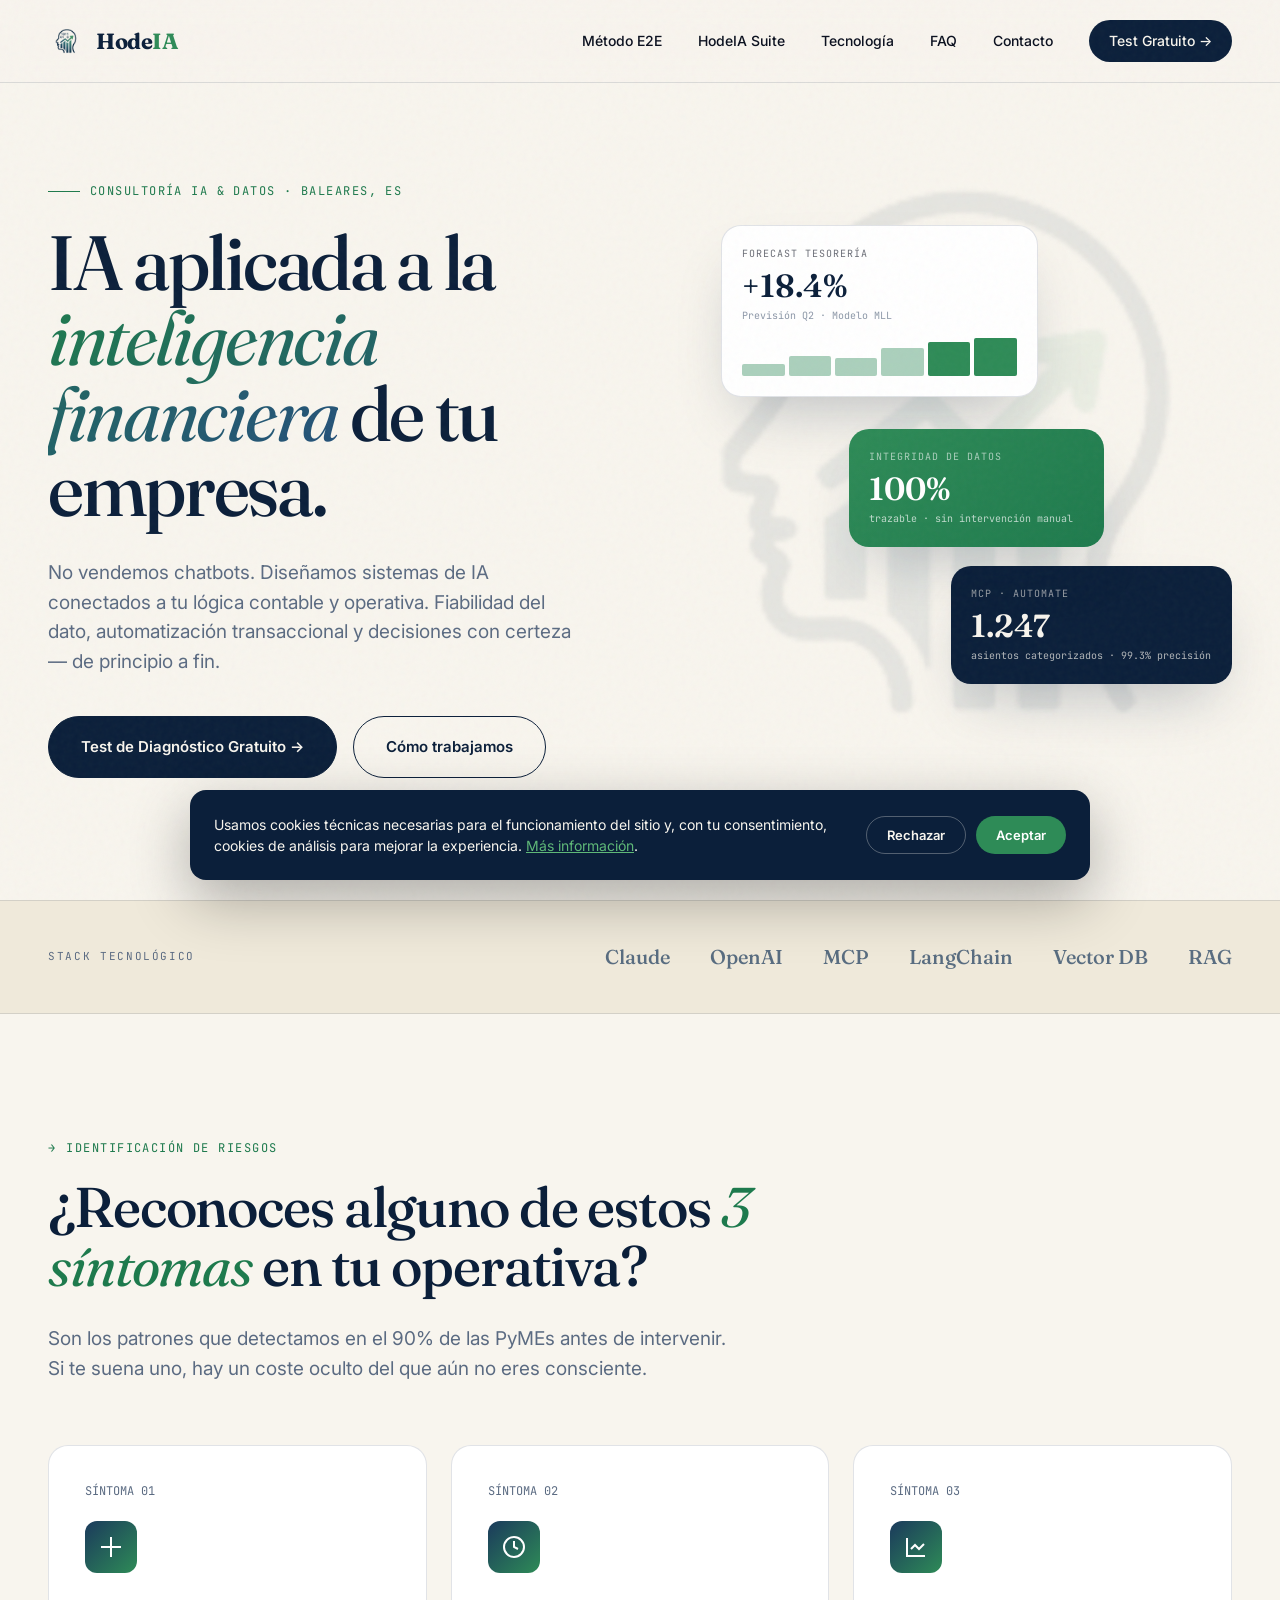
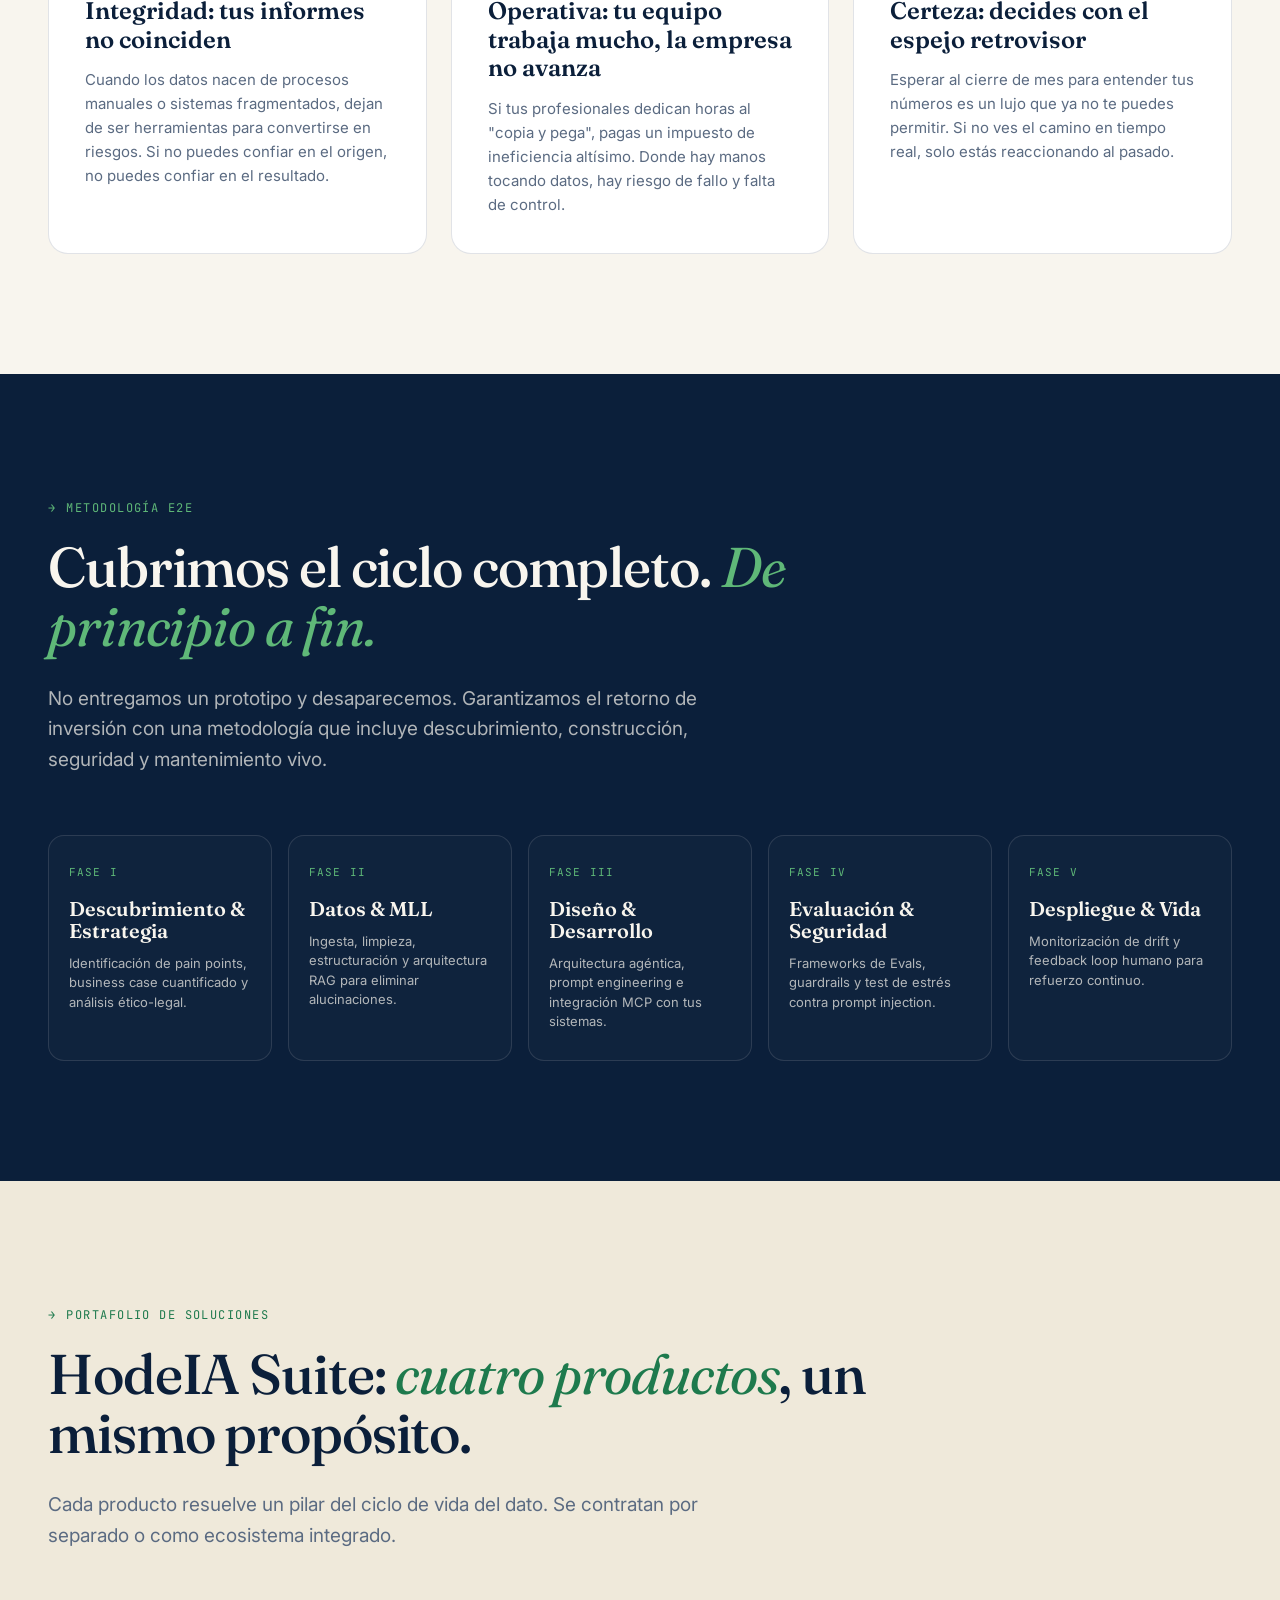
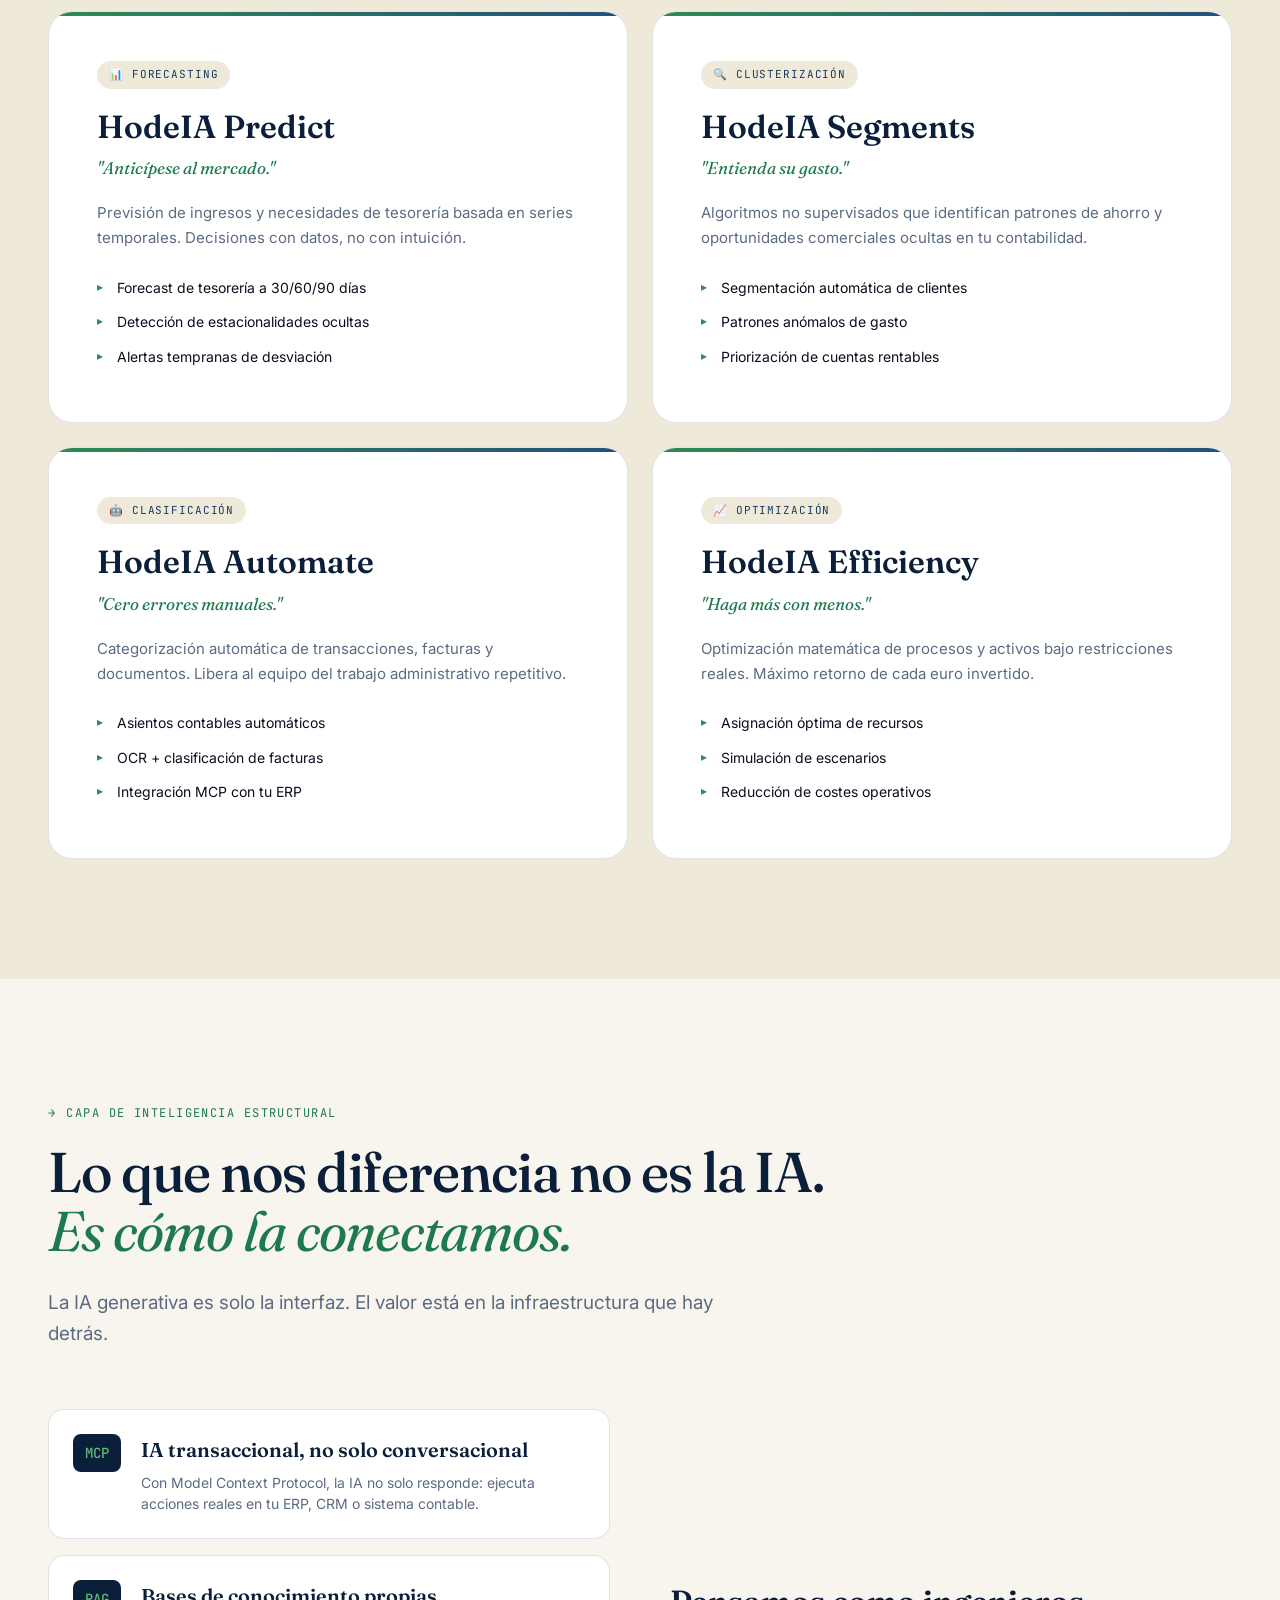
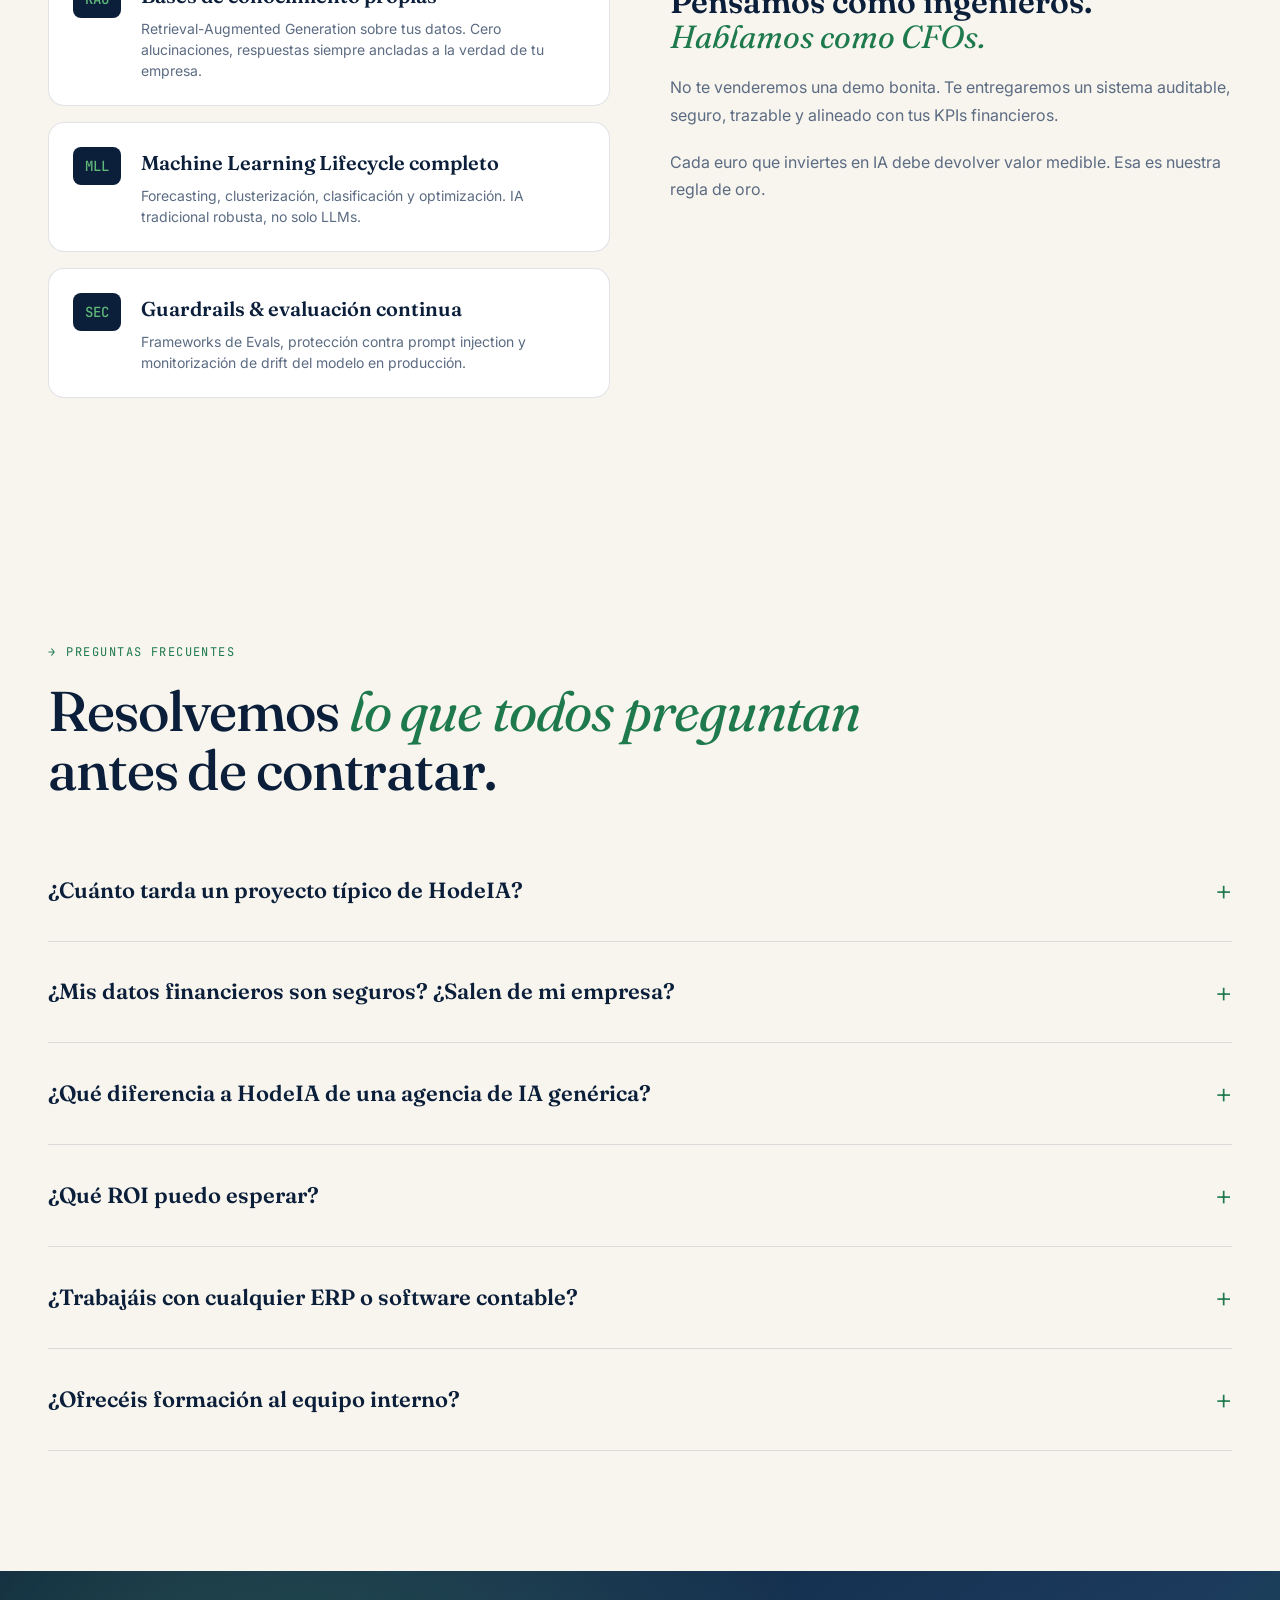
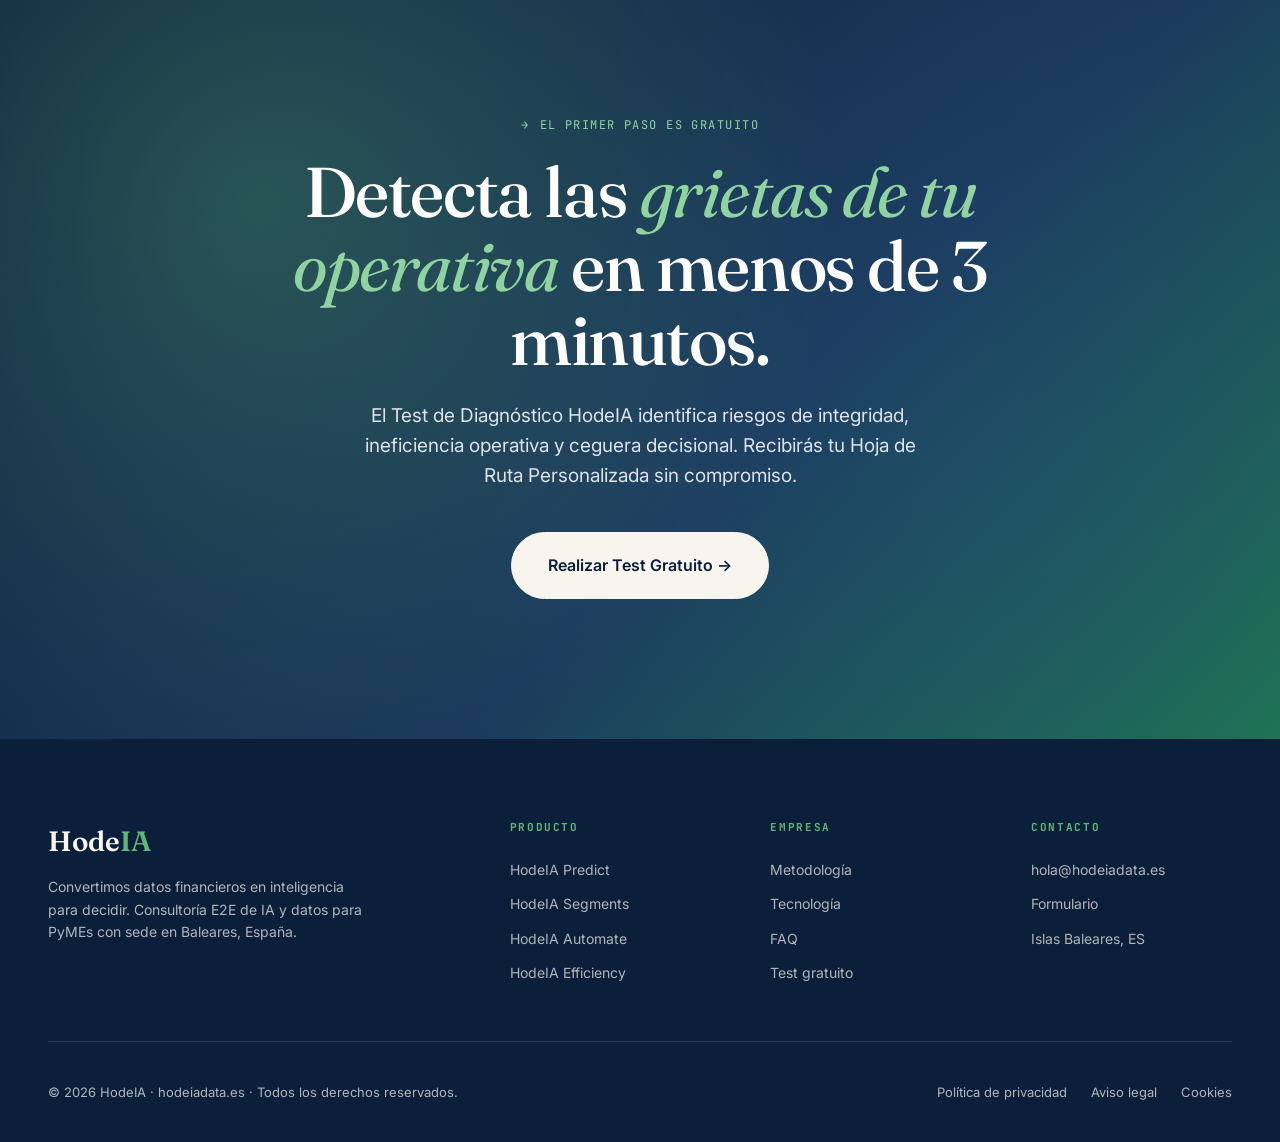
<file: index.html>
<!DOCTYPE html>
<html lang="es">
<head>
<meta charset="UTF-8" />
<meta name="viewport" content="width=device-width, initial-scale=1.0" />

<!-- SEO PRIMARIO -->
<title>HodeIA — Consultoría de IA y Datos para empresas | hodeiadata.es</title>
<meta name="description" content="Consultoría E2E de Inteligencia Artificial y datos para PyMEs. Saneamos tu operativa contable, automatizamos procesos con IA transaccional (MCP) y transformamos tus datos en decisiones. Baleares, España." />
<meta name="keywords" content="consultoría IA, inteligencia artificial empresas, automatización contable, MCP, RAG, machine learning PyMEs, IA Baleares, consultoría datos España" />
<meta name="author" content="HodeIA" />
<link rel="canonical" href="https://hodeiadata.es/" />

<!-- OPEN GRAPH (Facebook, LinkedIn, WhatsApp) -->
<meta property="og:type" content="website" />
<meta property="og:url" content="https://hodeiadata.es/" />
<meta property="og:title" content="HodeIA — IA aplicada a la inteligencia financiera de tu empresa" />
<meta property="og:description" content="Convertimos datos financieros en inteligencia para decidir. Consultoría E2E de IA y datos." />
<meta property="og:image" content="https://hodeiadata.es/og-image.png" />
<meta property="og:locale" content="es_ES" />

<!-- TWITTER -->
<meta name="twitter:card" content="summary_large_image" />
<meta name="twitter:title" content="HodeIA — IA aplicada a la inteligencia financiera de tu empresa" />
<meta name="twitter:description" content="Consultoría E2E de IA y datos para PyMEs." />

<!-- FAVICON -->
<link rel="icon" type="image/png" href="/favicon-64.png" />
<link rel="apple-touch-icon" href="/apple-touch-icon.png" />
<link rel="apple-touch-icon" href="/apple-touch-icon.png" />

<!-- FUENTES -->
<link rel="preconnect" href="https://fonts.googleapis.com">
<link rel="preconnect" href="https://fonts.gstatic.com" crossorigin>
<link href="https://fonts.googleapis.com/css2?family=Fraunces:opsz,wght@9..144,400;9..144,500;9..144,600;9..144,700;9..144,900&family=Inter:wght@300;400;500;600;700&family=JetBrains+Mono:wght@400;500&display=swap" rel="stylesheet">

<!-- SCHEMA.ORG -->
<script type="application/ld+json">
{
  "@context": "https://schema.org",
  "@type": "ProfessionalService",
  "name": "HodeIA",
  "url": "https://hodeiadata.es",
  "logo": "https://hodeiadata.es/logo.png",
  "description": "Consultoría E2E de Inteligencia Artificial y datos para PyMEs. Fiabilidad del dato, automatización transaccional y decisiones con certeza.",
  "address": {
    "@type": "PostalAddress",
    "addressRegion": "Islas Baleares",
    "addressCountry": "ES"
  },
  "email": "hola@hodeiadata.es",
  "serviceType": ["Consultoría de Inteligencia Artificial", "Automatización Contable", "Machine Learning", "Análisis de Datos"],
  "areaServed": "España"
}
</script>

<link rel="stylesheet" href="/styles.css" />
</head>
<body>

<!-- ============ NAV ============ -->
<nav>
  <a href="/" class="logo">
    <span class="logo-mark"></span><span class="logo-text"><span class="hode">Hode</span><span class="ia">IA</span></span>
  </a>
  <div class="nav-links">
    <a href="#metodo">Método E2E</a>
    <a href="#suite">HodeIA Suite</a>
    <a href="#tecnologia">Tecnología</a>
    <a href="#faq">FAQ</a>
    <a href="/contacto.html">Contacto</a>
    <a href="https://tally.so/r/2EvxGj" class="btn-nav">Test Gratuito →</a>
  </div>
  <button class="menu-toggle" aria-label="Menú" onclick="document.querySelector('.nav-links').classList.toggle('open')">☰</button>
</nav>

<!-- ============ HERO ============ -->
<section class="hero">
  <div class="hero-content">
    <div class="hero-label">Consultoría IA & Datos · Baleares, ES</div>
    <h1>IA aplicada a la <em>inteligencia financiera</em> de tu empresa.</h1>
    <p class="lead">
      No vendemos chatbots. Diseñamos sistemas de IA conectados a tu lógica contable y operativa. Fiabilidad del dato, automatización transaccional y decisiones con certeza — de principio a fin.
    </p>
    <div class="hero-ctas">
      <a href="https://tally.so/r/2EvxGj" class="btn-primary">Test de Diagnóstico Gratuito →</a>
      <a href="#metodo" class="btn-secondary">Cómo trabajamos</a>
    </div>
  </div>
  <div class="hero-visual">
    <div class="hero-card card-1">
      <div class="card-title">Forecast Tesorería</div>
      <div class="card-value" style="color: var(--navy-900);">+18.4%</div>
      <div class="card-sub" style="color: var(--muted);">Previsión Q2 · Modelo MLL</div>
      <div class="chart-bars" style="color: var(--green-500);">
        <span></span><span></span><span></span><span></span><span></span><span></span>
      </div>
    </div>
    <div class="hero-card card-2">
      <div class="card-title">MCP · Automate</div>
      <div class="card-value">1.247</div>
      <div class="card-sub">asientos categorizados · 99.3% precisión</div>
    </div>
    <div class="hero-card card-3">
      <div class="card-title">Integridad de Datos</div>
      <div class="card-value">100%</div>
      <div class="card-sub">trazable · sin intervención manual</div>
    </div>
  </div>
</section>

<!-- ============ TRUST BAR ============ -->
<div class="trust">
  <div class="trust-inner">
    <div class="trust-label">Stack tecnológico</div>
    <div class="trust-items">
      <span>Claude</span>
      <span>OpenAI</span>
      <span>MCP</span>
      <span>LangChain</span>
      <span>Vector DB</span>
      <span>RAG</span>
    </div>
  </div>
</div>

<!-- ============ SÍNTOMAS ============ -->
<section class="symptoms" id="sintomas">
  <div class="container">
    <div class="section-label">Identificación de riesgos</div>
    <h2 class="section-title">¿Reconoces alguno de estos <em>3 síntomas</em> en tu operativa?</h2>
    <p class="section-lead">Son los patrones que detectamos en el 90% de las PyMEs antes de intervenir. Si te suena uno, hay un coste oculto del que aún no eres consciente.</p>

    <div class="symptoms-grid">
      <div class="symptom">
        <div class="symptom-num">SÍNTOMA 01</div>
        <div class="symptom-icon">
          <svg width="24" height="24" viewBox="0 0 24 24" fill="none" stroke="currentColor" stroke-width="2"><path d="M12 2v20M2 12h20"/></svg>
        </div>
        <h3>Integridad: tus informes no coinciden</h3>
        <p>Cuando los datos nacen de procesos manuales o sistemas fragmentados, dejan de ser herramientas para convertirse en riesgos. Si no puedes confiar en el origen, no puedes confiar en el resultado.</p>
      </div>
      <div class="symptom">
        <div class="symptom-num">SÍNTOMA 02</div>
        <div class="symptom-icon">
          <svg width="24" height="24" viewBox="0 0 24 24" fill="none" stroke="currentColor" stroke-width="2"><circle cx="12" cy="12" r="10"/><path d="M12 6v6l4 2"/></svg>
        </div>
        <h3>Operativa: tu equipo trabaja mucho, la empresa no avanza</h3>
        <p>Si tus profesionales dedican horas al "copia y pega", pagas un impuesto de ineficiencia altísimo. Donde hay manos tocando datos, hay riesgo de fallo y falta de control.</p>
      </div>
      <div class="symptom">
        <div class="symptom-num">SÍNTOMA 03</div>
        <div class="symptom-icon">
          <svg width="24" height="24" viewBox="0 0 24 24" fill="none" stroke="currentColor" stroke-width="2"><path d="M3 3v18h18"/><path d="M7 14l4-4 4 4 5-5"/></svg>
        </div>
        <h3>Certeza: decides con el espejo retrovisor</h3>
        <p>Esperar al cierre de mes para entender tus números es un lujo que ya no te puedes permitir. Si no ves el camino en tiempo real, solo estás reaccionando al pasado.</p>
      </div>
    </div>
  </div>
</section>

<!-- ============ MÉTODO E2E ============ -->
<section class="method" id="metodo">
  <div class="container">
    <div class="section-label">Metodología E2E</div>
    <h2 class="section-title">Cubrimos el ciclo completo. <em>De principio a fin.</em></h2>
    <p class="section-lead">No entregamos un prototipo y desaparecemos. Garantizamos el retorno de inversión con una metodología que incluye descubrimiento, construcción, seguridad y mantenimiento vivo.</p>

    <div class="phases">
      <div class="phase">
        <div class="phase-num">FASE I</div>
        <h4>Descubrimiento & Estrategia</h4>
        <p>Identificación de pain points, business case cuantificado y análisis ético-legal.</p>
      </div>
      <div class="phase">
        <div class="phase-num">FASE II</div>
        <h4>Datos & MLL</h4>
        <p>Ingesta, limpieza, estructuración y arquitectura RAG para eliminar alucinaciones.</p>
      </div>
      <div class="phase">
        <div class="phase-num">FASE III</div>
        <h4>Diseño & Desarrollo</h4>
        <p>Arquitectura agéntica, prompt engineering e integración MCP con tus sistemas.</p>
      </div>
      <div class="phase">
        <div class="phase-num">FASE IV</div>
        <h4>Evaluación & Seguridad</h4>
        <p>Frameworks de Evals, guardrails y test de estrés contra prompt injection.</p>
      </div>
      <div class="phase">
        <div class="phase-num">FASE V</div>
        <h4>Despliegue & Vida</h4>
        <p>Monitorización de drift y feedback loop humano para refuerzo continuo.</p>
      </div>
    </div>
  </div>
</section>

<!-- ============ HODEIA SUITE ============ -->
<section class="suite" id="suite">
  <div class="container">
    <div class="section-label">Portafolio de soluciones</div>
    <h2 class="section-title">HodeIA Suite: <em>cuatro productos</em>, un mismo propósito.</h2>
    <p class="section-lead">Cada producto resuelve un pilar del ciclo de vida del dato. Se contratan por separado o como ecosistema integrado.</p>

    <div class="suite-grid">
      <div class="product">
        <div class="product-tag">📊 FORECASTING</div>
        <h3>HodeIA Predict</h3>
        <div class="tagline">"Anticípese al mercado."</div>
        <p>Previsión de ingresos y necesidades de tesorería basada en series temporales. Decisiones con datos, no con intuición.</p>
        <ul>
          <li>Forecast de tesorería a 30/60/90 días</li>
          <li>Detección de estacionalidades ocultas</li>
          <li>Alertas tempranas de desviación</li>
        </ul>
      </div>
      <div class="product">
        <div class="product-tag">🔍 CLUSTERIZACIÓN</div>
        <h3>HodeIA Segments</h3>
        <div class="tagline">"Entienda su gasto."</div>
        <p>Algoritmos no supervisados que identifican patrones de ahorro y oportunidades comerciales ocultas en tu contabilidad.</p>
        <ul>
          <li>Segmentación automática de clientes</li>
          <li>Patrones anómalos de gasto</li>
          <li>Priorización de cuentas rentables</li>
        </ul>
      </div>
      <div class="product">
        <div class="product-tag">🤖 CLASIFICACIÓN</div>
        <h3>HodeIA Automate</h3>
        <div class="tagline">"Cero errores manuales."</div>
        <p>Categorización automática de transacciones, facturas y documentos. Libera al equipo del trabajo administrativo repetitivo.</p>
        <ul>
          <li>Asientos contables automáticos</li>
          <li>OCR + clasificación de facturas</li>
          <li>Integración MCP con tu ERP</li>
        </ul>
      </div>
      <div class="product">
        <div class="product-tag">📈 OPTIMIZACIÓN</div>
        <h3>HodeIA Efficiency</h3>
        <div class="tagline">"Haga más con menos."</div>
        <p>Optimización matemática de procesos y activos bajo restricciones reales. Máximo retorno de cada euro invertido.</p>
        <ul>
          <li>Asignación óptima de recursos</li>
          <li>Simulación de escenarios</li>
          <li>Reducción de costes operativos</li>
        </ul>
      </div>
    </div>
  </div>
</section>

<!-- ============ TECNOLOGÍA ============ -->
<section class="tech" id="tecnologia">
  <div class="container">
    <div class="section-label">Capa de inteligencia estructural</div>
    <h2 class="section-title">Lo que nos diferencia no es la IA. <em>Es cómo la conectamos.</em></h2>
    <p class="section-lead">La IA generativa es solo la interfaz. El valor está en la infraestructura que hay detrás.</p>

    <div class="tech-grid">
      <div class="tech-items">
        <div class="tech-item">
          <div class="tech-code">MCP</div>
          <div>
            <h4>IA transaccional, no solo conversacional</h4>
            <p>Con Model Context Protocol, la IA no solo responde: ejecuta acciones reales en tu ERP, CRM o sistema contable.</p>
          </div>
        </div>
        <div class="tech-item">
          <div class="tech-code">RAG</div>
          <div>
            <h4>Bases de conocimiento propias</h4>
            <p>Retrieval-Augmented Generation sobre tus datos. Cero alucinaciones, respuestas siempre ancladas a la verdad de tu empresa.</p>
          </div>
        </div>
        <div class="tech-item">
          <div class="tech-code">MLL</div>
          <div>
            <h4>Machine Learning Lifecycle completo</h4>
            <p>Forecasting, clusterización, clasificación y optimización. IA tradicional robusta, no solo LLMs.</p>
          </div>
        </div>
        <div class="tech-item">
          <div class="tech-code">SEC</div>
          <div>
            <h4>Guardrails & evaluación continua</h4>
            <p>Frameworks de Evals, protección contra prompt injection y monitorización de drift del modelo en producción.</p>
          </div>
        </div>
      </div>
      <div class="tech-quote">
        <h3>
          Pensamos como ingenieros. <em>Hablamos como CFOs.</em>
        </h3>
        <p>
          No te venderemos una demo bonita. Te entregaremos un sistema auditable, seguro, trazable y alineado con tus KPIs financieros.
        </p>
        <p>
          Cada euro que inviertes en IA debe devolver valor medible. Esa es nuestra regla de oro.
        </p>
      </div>
    </div>
  </div>
</section>

<!-- ============ FAQ ============ -->
<section class="faq" id="faq">
  <div class="container">
    <div class="section-label">Preguntas frecuentes</div>
    <h2 class="section-title">Resolvemos <em>lo que todos preguntan</em> antes de contratar.</h2>

    <div class="faq-list">
      <details class="faq-item">
        <summary>¿Cuánto tarda un proyecto típico de HodeIA?</summary>
        <p>Depende del alcance. Un proyecto de HodeIA Automate se entrega en 4-6 semanas. Una implantación completa E2E con arquitectura agéntica e integración MCP suele oscilar entre 3 y 5 meses. El test de diagnóstico inicial te entrega una estimación precisa en menos de 3 minutos.</p>
      </details>
      <details class="faq-item">
        <summary>¿Mis datos financieros son seguros? ¿Salen de mi empresa?</summary>
        <p>Priorizamos arquitecturas donde los datos sensibles permanecen en tu infraestructura. Usamos RAG privado, modelos locales cuando el caso lo exige y cumplimos RGPD y LOPDGDD. Cada proyecto incluye un análisis de cumplimiento legal en la Fase I.</p>
      </details>
      <details class="faq-item">
        <summary>¿Qué diferencia a HodeIA de una agencia de IA genérica?</summary>
        <p>Tres cosas: (1) fundamento económico — entendemos la lógica financiera de tu negocio, no solo la tecnológica; (2) metodología E2E — cubrimos desde el descubrimiento hasta el mantenimiento vivo; (3) IA transaccional real vía MCP — nuestros sistemas ejecutan, no solo recomiendan.</p>
      </details>
      <details class="faq-item">
        <summary>¿Qué ROI puedo esperar?</summary>
        <p>En la Fase I cuantificamos el business case antes de construir nada. Casos típicos: 40-70% de reducción en horas administrativas con HodeIA Automate, 15-25% de mejora en precisión de previsión con HodeIA Predict. Sin ROI claro, no avanzamos al desarrollo.</p>
      </details>
      <details class="faq-item">
        <summary>¿Trabajáis con cualquier ERP o software contable?</summary>
        <p>Sí. La capa MCP nos permite integrar con prácticamente cualquier sistema que exponga API o base de datos accesible: Sage, A3, Holded, SAP, Odoo, Dynamics, sistemas custom, etc. En la Fase II validamos la compatibilidad técnica.</p>
      </details>
      <details class="faq-item">
        <summary>¿Ofrecéis formación al equipo interno?</summary>
        <p>Sí. Nuestro objetivo no es generar dependencia. Cada proyecto incluye transferencia de conocimiento, documentación técnica y formación específica para que tu equipo pueda operar y evolucionar el sistema.</p>
      </details>
    </div>
  </div>
</section>

<!-- ============ CTA FINAL ============ -->
<section class="final-cta">
  <div class="container">
    <div class="section-label">El primer paso es gratuito</div>
    <h2>Detecta las <em>grietas de tu operativa</em> en menos de 3 minutos.</h2>
    <p>El Test de Diagnóstico HodeIA identifica riesgos de integridad, ineficiencia operativa y ceguera decisional. Recibirás tu Hoja de Ruta Personalizada sin compromiso.</p>
    <a href="https://tally.so/r/2EvxGj" class="btn-primary">Realizar Test Gratuito →</a>
  </div>
</section>

<!-- ============ FOOTER ============ -->
<footer>
  <div class="footer-grid">
    <div class="footer-brand">
      <h3><span class="hode">Hode</span><span class="ia">IA</span></h3>
      <p>Convertimos datos financieros en inteligencia para decidir. Consultoría E2E de IA y datos para PyMEs con sede en Baleares, España.</p>
    </div>
    <div class="footer-col">
      <h5>Producto</h5>
      <a href="#suite">HodeIA Predict</a>
      <a href="#suite">HodeIA Segments</a>
      <a href="#suite">HodeIA Automate</a>
      <a href="#suite">HodeIA Efficiency</a>
    </div>
    <div class="footer-col">
      <h5>Empresa</h5>
      <a href="#metodo">Metodología</a>
      <a href="#tecnologia">Tecnología</a>
      <a href="#faq">FAQ</a>
      <a href="https://tally.so/r/2EvxGj">Test gratuito</a>
    </div>
    <div class="footer-col">
      <h5>Contacto</h5>
      <a href="mailto:hola@hodeiadata.es">hola@hodeiadata.es</a>
      <a href="/contacto.html">Formulario</a>
      <span style="display:block;padding:6px 0;font-size:14px;">Islas Baleares, ES</span>
    </div>
  </div>
  <div class="footer-bottom">
    <span>© 2026 HodeIA · hodeiadata.es · Todos los derechos reservados.</span>
    <span style="display: flex; gap: 24px; flex-wrap: wrap;">
      <a href="/privacidad.html">Política de privacidad</a>
      <a href="/aviso-legal.html">Aviso legal</a>
      <a href="/cookies.html">Cookies</a>
    </span>
  </div>
</footer>

<script>
// Cookie banner simple
(function(){
  if(localStorage.getItem('hodeia_cookies')==='accepted') return;
  var banner=document.createElement('div');
  banner.className='cookie-banner';
  banner.innerHTML='<div class="cookie-inner"><p>Usamos cookies técnicas necesarias para el funcionamiento del sitio y, con tu consentimiento, cookies de análisis para mejorar la experiencia. <a href="/cookies.html">Más información</a>.</p><div class="cookie-btns"><button onclick="rejectCookies()" class="btn-cookie-reject">Rechazar</button><button onclick="acceptCookies()" class="btn-cookie-accept">Aceptar</button></div></div>';
  document.body.appendChild(banner);
})();
function acceptCookies(){localStorage.setItem('hodeia_cookies','accepted');document.querySelector('.cookie-banner').remove();}
function rejectCookies(){localStorage.setItem('hodeia_cookies','rejected');document.querySelector('.cookie-banner').remove();}
</script>

</body>
</html>
</file>
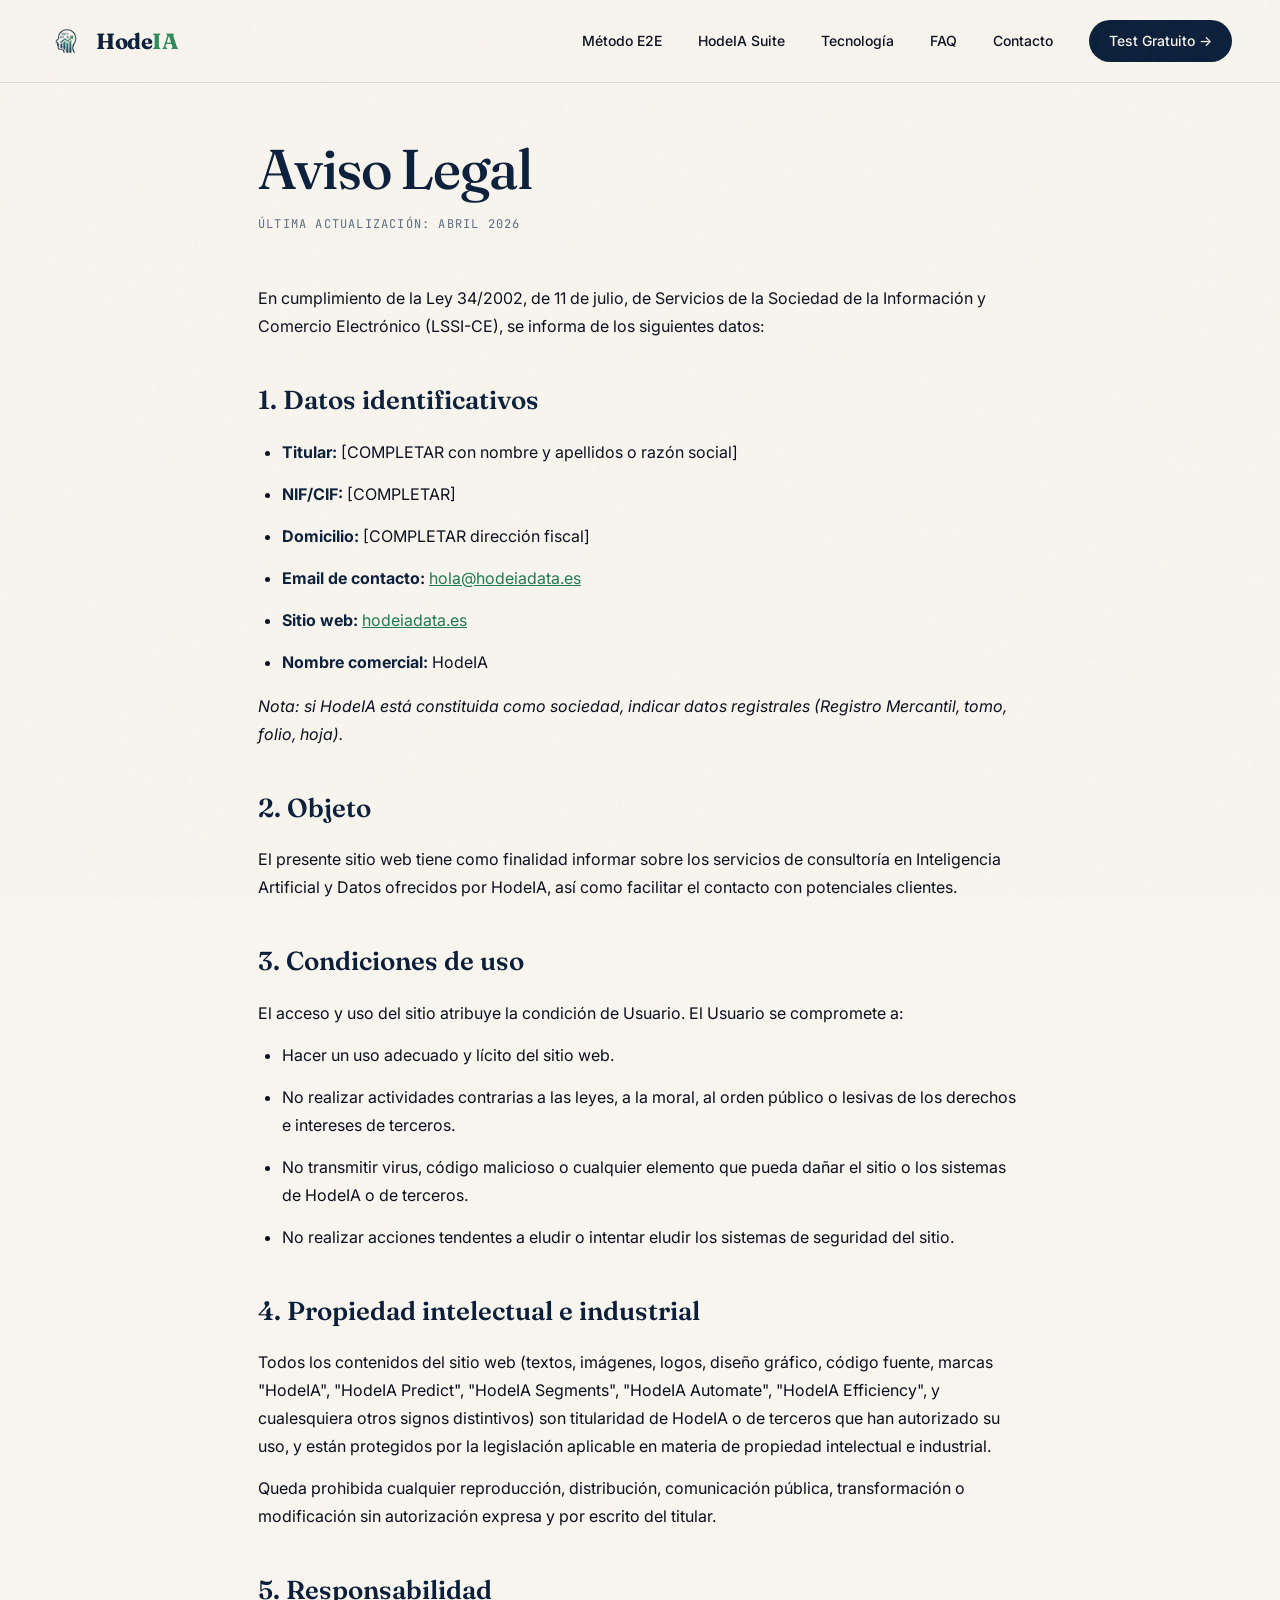
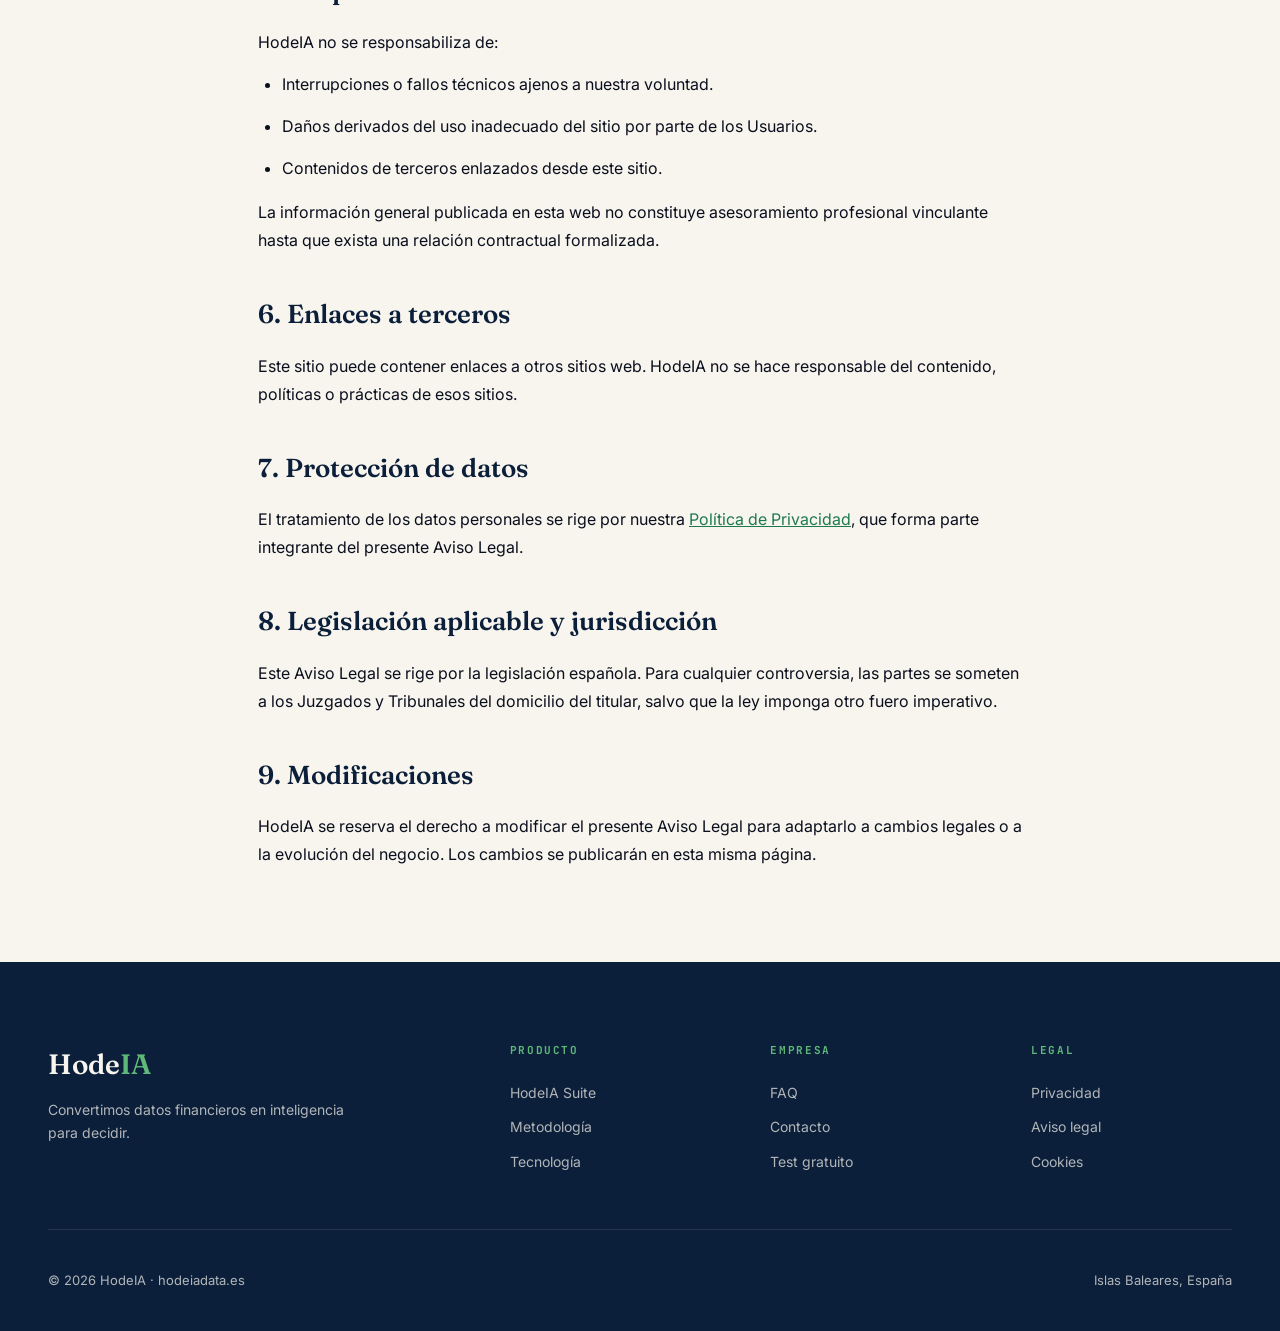
<file: aviso-legal.html>
<!DOCTYPE html>
<html lang="es">
<head>
<meta charset="UTF-8" />
<meta name="viewport" content="width=device-width, initial-scale=1.0" />
<title>Aviso Legal — HodeIA</title>
<meta name="robots" content="index, follow" />
<link rel="canonical" href="https://hodeiadata.es/aviso-legal.html" />
<link rel="icon" type="image/png" href="/favicon-64.png" />
<link rel="apple-touch-icon" href="/apple-touch-icon.png" />
<link rel="preconnect" href="https://fonts.googleapis.com">
<link rel="preconnect" href="https://fonts.gstatic.com" crossorigin>
<link href="https://fonts.googleapis.com/css2?family=Fraunces:opsz,wght@9..144,400;9..144,500;9..144,600;9..144,700&family=Inter:wght@300;400;500;600;700&family=JetBrains+Mono:wght@400;500&display=swap" rel="stylesheet">
<link rel="stylesheet" href="/styles.css" />
</head>
<body>

<nav>
  <a href="/" class="logo">
    <span class="logo-mark"></span><span class="logo-text"><span class="hode">Hode</span><span class="ia">IA</span></span>
  </a>
  <div class="nav-links">
    <a href="/#metodo">Método E2E</a>
    <a href="/#suite">HodeIA Suite</a>
    <a href="/#tecnologia">Tecnología</a>
    <a href="/#faq">FAQ</a>
    <a href="/contacto.html">Contacto</a>
    <a href="https://tally.so/r/2EvxGj" class="btn-nav">Test Gratuito →</a>
  </div>
  <button class="menu-toggle" aria-label="Menú" onclick="document.querySelector('.nav-links').classList.toggle('open')">☰</button>
</nav>

<main class="legal-page">
  <h1>Aviso Legal</h1>
  <div class="updated">Última actualización: Abril 2026</div>

  <p>En cumplimiento de la Ley 34/2002, de 11 de julio, de Servicios de la Sociedad de la Información y Comercio Electrónico (LSSI-CE), se informa de los siguientes datos:</p>

  <h2>1. Datos identificativos</h2>
  <ul>
    <li><strong>Titular:</strong> [COMPLETAR con nombre y apellidos o razón social]</li>
    <li><strong>NIF/CIF:</strong> [COMPLETAR]</li>
    <li><strong>Domicilio:</strong> [COMPLETAR dirección fiscal]</li>
    <li><strong>Email de contacto:</strong> <a href="mailto:hola@hodeiadata.es">hola@hodeiadata.es</a></li>
    <li><strong>Sitio web:</strong> <a href="https://hodeiadata.es">hodeiadata.es</a></li>
    <li><strong>Nombre comercial:</strong> HodeIA</li>
  </ul>
  <p><em>Nota: si HodeIA está constituida como sociedad, indicar datos registrales (Registro Mercantil, tomo, folio, hoja).</em></p>

  <h2>2. Objeto</h2>
  <p>El presente sitio web tiene como finalidad informar sobre los servicios de consultoría en Inteligencia Artificial y Datos ofrecidos por HodeIA, así como facilitar el contacto con potenciales clientes.</p>

  <h2>3. Condiciones de uso</h2>
  <p>El acceso y uso del sitio atribuye la condición de Usuario. El Usuario se compromete a:</p>
  <ul>
    <li>Hacer un uso adecuado y lícito del sitio web.</li>
    <li>No realizar actividades contrarias a las leyes, a la moral, al orden público o lesivas de los derechos e intereses de terceros.</li>
    <li>No transmitir virus, código malicioso o cualquier elemento que pueda dañar el sitio o los sistemas de HodeIA o de terceros.</li>
    <li>No realizar acciones tendentes a eludir o intentar eludir los sistemas de seguridad del sitio.</li>
  </ul>

  <h2>4. Propiedad intelectual e industrial</h2>
  <p>Todos los contenidos del sitio web (textos, imágenes, logos, diseño gráfico, código fuente, marcas "HodeIA", "HodeIA Predict", "HodeIA Segments", "HodeIA Automate", "HodeIA Efficiency", y cualesquiera otros signos distintivos) son titularidad de HodeIA o de terceros que han autorizado su uso, y están protegidos por la legislación aplicable en materia de propiedad intelectual e industrial.</p>
  <p>Queda prohibida cualquier reproducción, distribución, comunicación pública, transformación o modificación sin autorización expresa y por escrito del titular.</p>

  <h2>5. Responsabilidad</h2>
  <p>HodeIA no se responsabiliza de:</p>
  <ul>
    <li>Interrupciones o fallos técnicos ajenos a nuestra voluntad.</li>
    <li>Daños derivados del uso inadecuado del sitio por parte de los Usuarios.</li>
    <li>Contenidos de terceros enlazados desde este sitio.</li>
  </ul>
  <p>La información general publicada en esta web no constituye asesoramiento profesional vinculante hasta que exista una relación contractual formalizada.</p>

  <h2>6. Enlaces a terceros</h2>
  <p>Este sitio puede contener enlaces a otros sitios web. HodeIA no se hace responsable del contenido, políticas o prácticas de esos sitios.</p>

  <h2>7. Protección de datos</h2>
  <p>El tratamiento de los datos personales se rige por nuestra <a href="/privacidad.html">Política de Privacidad</a>, que forma parte integrante del presente Aviso Legal.</p>

  <h2>8. Legislación aplicable y jurisdicción</h2>
  <p>Este Aviso Legal se rige por la legislación española. Para cualquier controversia, las partes se someten a los Juzgados y Tribunales del domicilio del titular, salvo que la ley imponga otro fuero imperativo.</p>

  <h2>9. Modificaciones</h2>
  <p>HodeIA se reserva el derecho a modificar el presente Aviso Legal para adaptarlo a cambios legales o a la evolución del negocio. Los cambios se publicarán en esta misma página.</p>
</main>

<footer>
  <div class="footer-grid">
    <div class="footer-brand">
      <h3><span class="hode">Hode</span><span class="ia">IA</span></h3>
      <p>Convertimos datos financieros en inteligencia para decidir.</p>
    </div>
    <div class="footer-col">
      <h5>Producto</h5>
      <a href="/#suite">HodeIA Suite</a>
      <a href="/#metodo">Metodología</a>
      <a href="/#tecnologia">Tecnología</a>
    </div>
    <div class="footer-col">
      <h5>Empresa</h5>
      <a href="/#faq">FAQ</a>
      <a href="/contacto.html">Contacto</a>
      <a href="https://tally.so/r/2EvxGj">Test gratuito</a>
    </div>
    <div class="footer-col">
      <h5>Legal</h5>
      <a href="/privacidad.html">Privacidad</a>
      <a href="/aviso-legal.html">Aviso legal</a>
      <a href="/cookies.html">Cookies</a>
    </div>
  </div>
  <div class="footer-bottom">
    <span>© 2026 HodeIA · hodeiadata.es</span>
    <span>Islas Baleares, España</span>
  </div>
</footer>

</body>
</html>
</file>
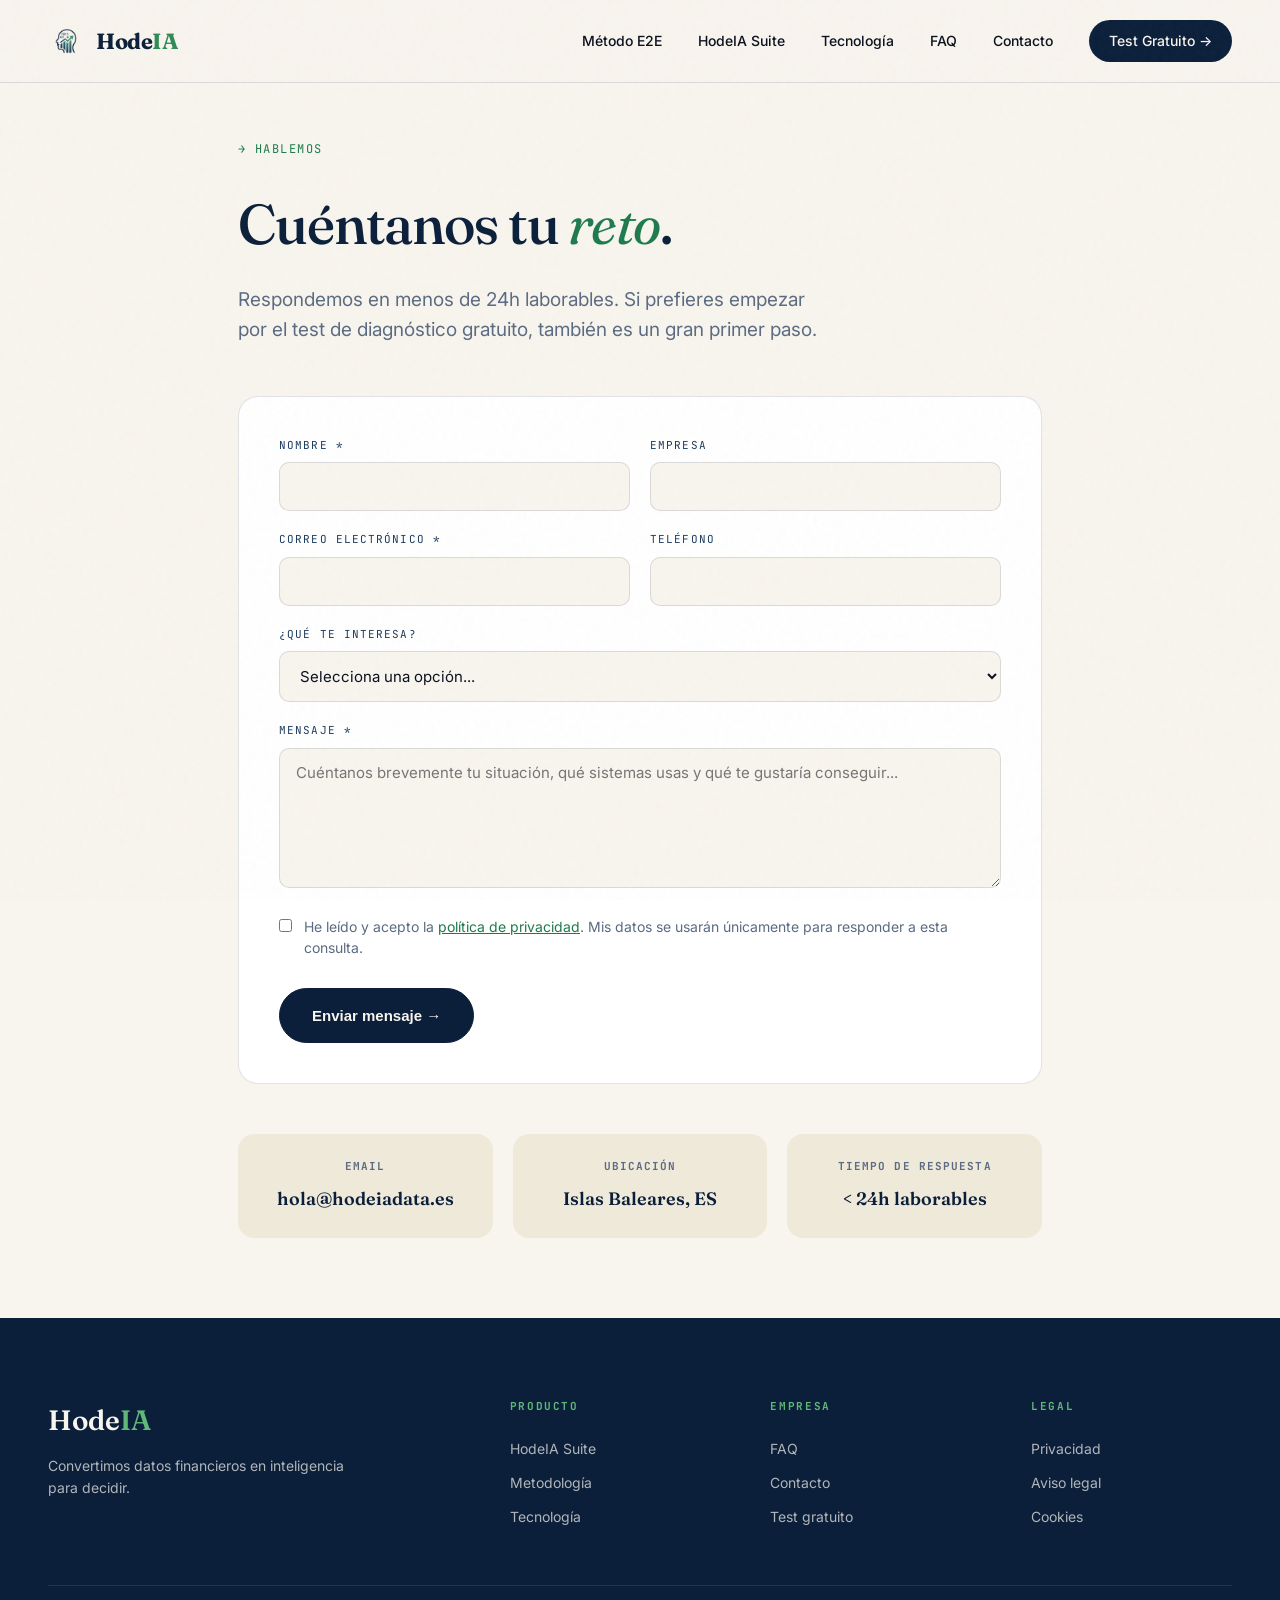
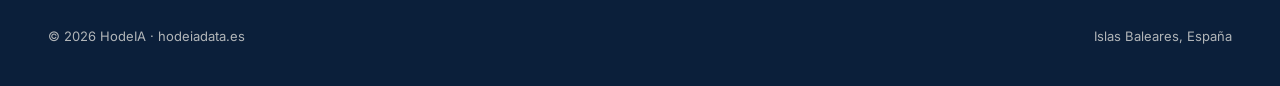
<file: contacto.html>
<!DOCTYPE html>
<html lang="es">
<head>
<meta charset="UTF-8" />
<meta name="viewport" content="width=device-width, initial-scale=1.0" />
<title>Contacto — HodeIA</title>
<meta name="description" content="Contacta con HodeIA. Consultoría de IA y datos para empresas. Respondemos en menos de 24h." />
<link rel="canonical" href="https://hodeiadata.es/contacto.html" />
<link rel="icon" type="image/png" href="/favicon-64.png" />
<link rel="apple-touch-icon" href="/apple-touch-icon.png" />
<link rel="preconnect" href="https://fonts.googleapis.com">
<link rel="preconnect" href="https://fonts.gstatic.com" crossorigin>
<link href="https://fonts.googleapis.com/css2?family=Fraunces:opsz,wght@9..144,400;9..144,500;9..144,600;9..144,700&family=Inter:wght@300;400;500;600;700&family=JetBrains+Mono:wght@400;500&display=swap" rel="stylesheet">
<link rel="stylesheet" href="/styles.css" />
</head>
<body>

<nav>
  <a href="/" class="logo">
    <span class="logo-mark"></span><span class="logo-text"><span class="hode">Hode</span><span class="ia">IA</span></span>
  </a>
  <div class="nav-links">
    <a href="/#metodo">Método E2E</a>
    <a href="/#suite">HodeIA Suite</a>
    <a href="/#tecnologia">Tecnología</a>
    <a href="/#faq">FAQ</a>
    <a href="/contacto.html">Contacto</a>
    <a href="https://tally.so/r/2EvxGj" class="btn-nav">Test Gratuito →</a>
  </div>
  <button class="menu-toggle" aria-label="Menú" onclick="document.querySelector('.nav-links').classList.toggle('open')">☰</button>
</nav>

<main class="contact-page">
  <div style="font-family: 'JetBrains Mono', monospace; font-size: 12px; letter-spacing: 0.12em; text-transform: uppercase; color: var(--green-600); margin-bottom: 20px;">→ Hablemos</div>
  <h1>Cuéntanos tu <em>reto</em>.</h1>
  <p class="lead">
    Respondemos en menos de 24h laborables. Si prefieres empezar por el test de diagnóstico gratuito, también es un gran primer paso.
  </p>

  <form class="contact-form" name="contacto" method="POST" data-netlify="true" netlify-honeypot="bot-field" action="/gracias.html">
    <input type="hidden" name="form-name" value="contacto" />
    <p style="display:none;"><label>No rellenes: <input name="bot-field" /></label></p>

    <div class="form-row">
      <div class="form-group">
        <label for="nombre">Nombre *</label>
        <input type="text" id="nombre" name="nombre" required />
      </div>
      <div class="form-group">
        <label for="empresa">Empresa</label>
        <input type="text" id="empresa" name="empresa" />
      </div>
    </div>

    <div class="form-row">
      <div class="form-group">
        <label for="email">Correo electrónico *</label>
        <input type="email" id="email" name="email" required />
      </div>
      <div class="form-group">
        <label for="telefono">Teléfono</label>
        <input type="tel" id="telefono" name="telefono" />
      </div>
    </div>

    <div class="form-group">
      <label for="interes">¿Qué te interesa?</label>
      <select id="interes" name="interes">
        <option value="">Selecciona una opción...</option>
        <option value="predict">HodeIA Predict — Forecasting</option>
        <option value="segments">HodeIA Segments — Clusterización</option>
        <option value="automate">HodeIA Automate — Automatización contable</option>
        <option value="efficiency">HodeIA Efficiency — Optimización</option>
        <option value="e2e">Proyecto E2E completo</option>
        <option value="consulta">Consulta general</option>
      </select>
    </div>

    <div class="form-group">
      <label for="mensaje">Mensaje *</label>
      <textarea id="mensaje" name="mensaje" required placeholder="Cuéntanos brevemente tu situación, qué sistemas usas y qué te gustaría conseguir..."></textarea>
    </div>

    <label class="form-checkbox">
      <input type="checkbox" name="privacidad" required />
      <span>He leído y acepto la <a href="/privacidad.html">política de privacidad</a>. Mis datos se usarán únicamente para responder a esta consulta.</span>
    </label>

    <button type="submit" class="btn-primary" style="align-self: flex-start; margin-top: 10px;">Enviar mensaje →</button>
  </form>

  <div class="contact-channels">
    <div class="channel">
      <h4>Email</h4>
      <p><a href="mailto:hola@hodeiadata.es">hola@hodeiadata.es</a></p>
    </div>
    <div class="channel">
      <h4>Ubicación</h4>
      <p>Islas Baleares, ES</p>
    </div>
    <div class="channel">
      <h4>Tiempo de respuesta</h4>
      <p>&lt; 24h laborables</p>
    </div>
  </div>
</main>

<footer>
  <div class="footer-grid">
    <div class="footer-brand">
      <h3><span class="hode">Hode</span><span class="ia">IA</span></h3>
      <p>Convertimos datos financieros en inteligencia para decidir.</p>
    </div>
    <div class="footer-col">
      <h5>Producto</h5>
      <a href="/#suite">HodeIA Suite</a>
      <a href="/#metodo">Metodología</a>
      <a href="/#tecnologia">Tecnología</a>
    </div>
    <div class="footer-col">
      <h5>Empresa</h5>
      <a href="/#faq">FAQ</a>
      <a href="/contacto.html">Contacto</a>
      <a href="https://tally.so/r/2EvxGj">Test gratuito</a>
    </div>
    <div class="footer-col">
      <h5>Legal</h5>
      <a href="/privacidad.html">Privacidad</a>
      <a href="/aviso-legal.html">Aviso legal</a>
      <a href="/cookies.html">Cookies</a>
    </div>
  </div>
  <div class="footer-bottom">
    <span>© 2026 HodeIA · hodeiadata.es</span>
    <span>Islas Baleares, España</span>
  </div>
</footer>

</body>
</html>
</file>
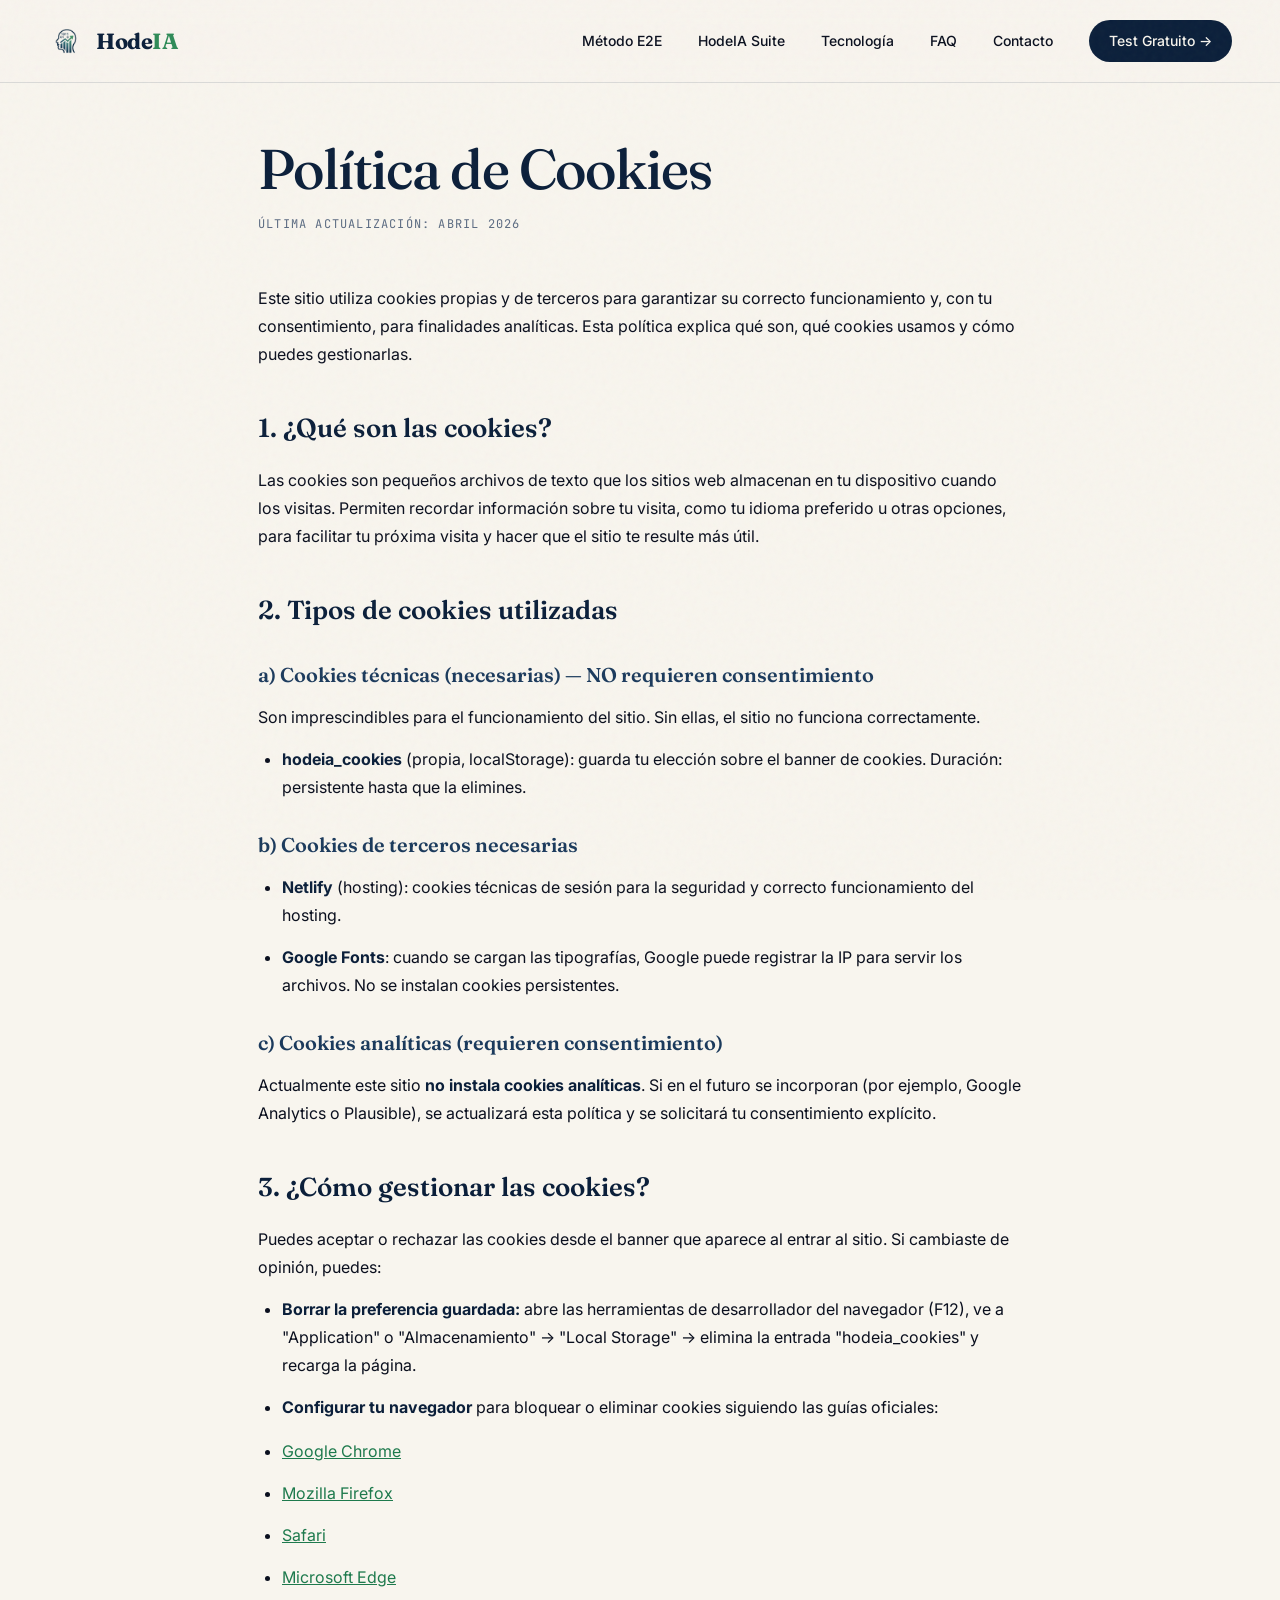
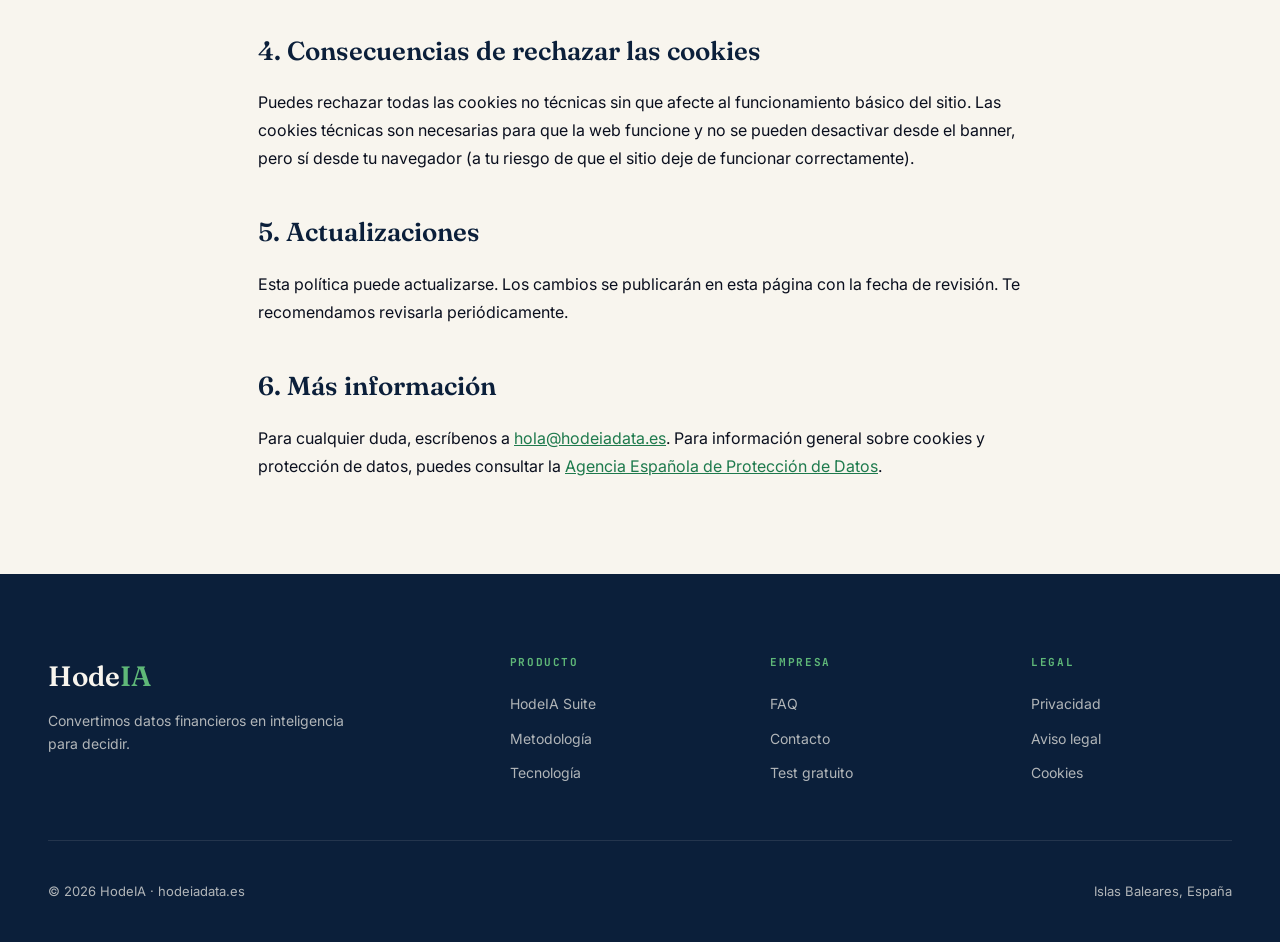
<file: cookies.html>
<!DOCTYPE html>
<html lang="es">
<head>
<meta charset="UTF-8" />
<meta name="viewport" content="width=device-width, initial-scale=1.0" />
<title>Política de Cookies — HodeIA</title>
<meta name="robots" content="index, follow" />
<link rel="canonical" href="https://hodeiadata.es/cookies.html" />
<link rel="icon" type="image/png" href="/favicon-64.png" />
<link rel="apple-touch-icon" href="/apple-touch-icon.png" />
<link rel="preconnect" href="https://fonts.googleapis.com">
<link rel="preconnect" href="https://fonts.gstatic.com" crossorigin>
<link href="https://fonts.googleapis.com/css2?family=Fraunces:opsz,wght@9..144,400;9..144,500;9..144,600;9..144,700&family=Inter:wght@300;400;500;600;700&family=JetBrains+Mono:wght@400;500&display=swap" rel="stylesheet">
<link rel="stylesheet" href="/styles.css" />
</head>
<body>

<nav>
  <a href="/" class="logo">
    <span class="logo-mark"></span><span class="logo-text"><span class="hode">Hode</span><span class="ia">IA</span></span>
  </a>
  <div class="nav-links">
    <a href="/#metodo">Método E2E</a>
    <a href="/#suite">HodeIA Suite</a>
    <a href="/#tecnologia">Tecnología</a>
    <a href="/#faq">FAQ</a>
    <a href="/contacto.html">Contacto</a>
    <a href="https://tally.so/r/2EvxGj" class="btn-nav">Test Gratuito →</a>
  </div>
  <button class="menu-toggle" aria-label="Menú" onclick="document.querySelector('.nav-links').classList.toggle('open')">☰</button>
</nav>

<main class="legal-page">
  <h1>Política de Cookies</h1>
  <div class="updated">Última actualización: Abril 2026</div>

  <p>Este sitio utiliza cookies propias y de terceros para garantizar su correcto funcionamiento y, con tu consentimiento, para finalidades analíticas. Esta política explica qué son, qué cookies usamos y cómo puedes gestionarlas.</p>

  <h2>1. ¿Qué son las cookies?</h2>
  <p>Las cookies son pequeños archivos de texto que los sitios web almacenan en tu dispositivo cuando los visitas. Permiten recordar información sobre tu visita, como tu idioma preferido u otras opciones, para facilitar tu próxima visita y hacer que el sitio te resulte más útil.</p>

  <h2>2. Tipos de cookies utilizadas</h2>

  <h3>a) Cookies técnicas (necesarias) — NO requieren consentimiento</h3>
  <p>Son imprescindibles para el funcionamiento del sitio. Sin ellas, el sitio no funciona correctamente.</p>
  <ul>
    <li><strong>hodeia_cookies</strong> (propia, localStorage): guarda tu elección sobre el banner de cookies. Duración: persistente hasta que la elimines.</li>
  </ul>

  <h3>b) Cookies de terceros necesarias</h3>
  <ul>
    <li><strong>Netlify</strong> (hosting): cookies técnicas de sesión para la seguridad y correcto funcionamiento del hosting.</li>
    <li><strong>Google Fonts</strong>: cuando se cargan las tipografías, Google puede registrar la IP para servir los archivos. No se instalan cookies persistentes.</li>
  </ul>

  <h3>c) Cookies analíticas (requieren consentimiento)</h3>
  <p>Actualmente este sitio <strong>no instala cookies analíticas</strong>. Si en el futuro se incorporan (por ejemplo, Google Analytics o Plausible), se actualizará esta política y se solicitará tu consentimiento explícito.</p>

  <h2>3. ¿Cómo gestionar las cookies?</h2>
  <p>Puedes aceptar o rechazar las cookies desde el banner que aparece al entrar al sitio. Si cambiaste de opinión, puedes:</p>
  <ul>
    <li><strong>Borrar la preferencia guardada:</strong> abre las herramientas de desarrollador del navegador (F12), ve a "Application" o "Almacenamiento" → "Local Storage" → elimina la entrada "hodeia_cookies" y recarga la página.</li>
    <li><strong>Configurar tu navegador</strong> para bloquear o eliminar cookies siguiendo las guías oficiales:</li>
  </ul>
  <ul>
    <li><a href="https://support.google.com/chrome/answer/95647" target="_blank" rel="noopener">Google Chrome</a></li>
    <li><a href="https://support.mozilla.org/es/kb/proteccion-antirrastreo-mejorada-firefox-escritorio" target="_blank" rel="noopener">Mozilla Firefox</a></li>
    <li><a href="https://support.apple.com/es-es/guide/safari/sfri11471/mac" target="_blank" rel="noopener">Safari</a></li>
    <li><a href="https://support.microsoft.com/es-es/microsoft-edge/eliminar-las-cookies-en-microsoft-edge-63947406-40ac-c3b8-57b9-2a946a29ae09" target="_blank" rel="noopener">Microsoft Edge</a></li>
  </ul>

  <h2>4. Consecuencias de rechazar las cookies</h2>
  <p>Puedes rechazar todas las cookies no técnicas sin que afecte al funcionamiento básico del sitio. Las cookies técnicas son necesarias para que la web funcione y no se pueden desactivar desde el banner, pero sí desde tu navegador (a tu riesgo de que el sitio deje de funcionar correctamente).</p>

  <h2>5. Actualizaciones</h2>
  <p>Esta política puede actualizarse. Los cambios se publicarán en esta página con la fecha de revisión. Te recomendamos revisarla periódicamente.</p>

  <h2>6. Más información</h2>
  <p>Para cualquier duda, escríbenos a <a href="mailto:hola@hodeiadata.es">hola@hodeiadata.es</a>. Para información general sobre cookies y protección de datos, puedes consultar la <a href="https://www.aepd.es" target="_blank" rel="noopener">Agencia Española de Protección de Datos</a>.</p>
</main>

<footer>
  <div class="footer-grid">
    <div class="footer-brand">
      <h3><span class="hode">Hode</span><span class="ia">IA</span></h3>
      <p>Convertimos datos financieros en inteligencia para decidir.</p>
    </div>
    <div class="footer-col">
      <h5>Producto</h5>
      <a href="/#suite">HodeIA Suite</a>
      <a href="/#metodo">Metodología</a>
      <a href="/#tecnologia">Tecnología</a>
    </div>
    <div class="footer-col">
      <h5>Empresa</h5>
      <a href="/#faq">FAQ</a>
      <a href="/contacto.html">Contacto</a>
      <a href="https://tally.so/r/2EvxGj">Test gratuito</a>
    </div>
    <div class="footer-col">
      <h5>Legal</h5>
      <a href="/privacidad.html">Privacidad</a>
      <a href="/aviso-legal.html">Aviso legal</a>
      <a href="/cookies.html">Cookies</a>
    </div>
  </div>
  <div class="footer-bottom">
    <span>© 2026 HodeIA · hodeiadata.es</span>
    <span>Islas Baleares, España</span>
  </div>
</footer>

</body>
</html>
</file>
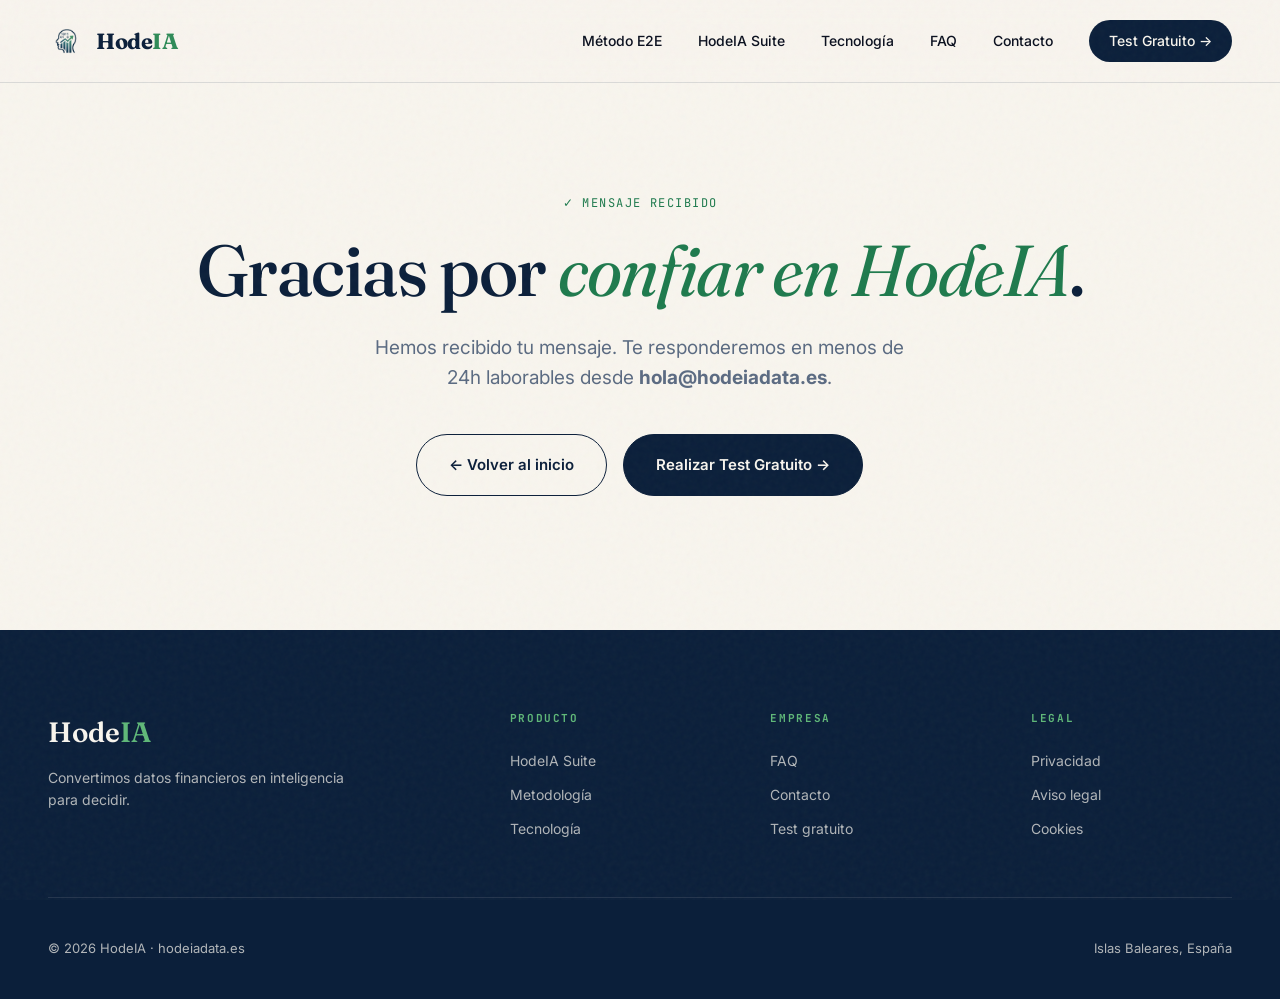
<file: gracias.html>
<!DOCTYPE html>
<html lang="es">
<head>
<meta charset="UTF-8" />
<meta name="viewport" content="width=device-width, initial-scale=1.0" />
<title>¡Gracias! — HodeIA</title>
<meta name="robots" content="noindex, nofollow" />
<link rel="icon" type="image/png" href="/favicon-64.png" />
<link rel="apple-touch-icon" href="/apple-touch-icon.png" />
<link rel="preconnect" href="https://fonts.googleapis.com">
<link rel="preconnect" href="https://fonts.gstatic.com" crossorigin>
<link href="https://fonts.googleapis.com/css2?family=Fraunces:opsz,wght@9..144,400;9..144,500;9..144,600;9..144,700&family=Inter:wght@300;400;500;600;700&family=JetBrains+Mono:wght@400;500&display=swap" rel="stylesheet">
<link rel="stylesheet" href="/styles.css" />
</head>
<body>

<nav>
  <a href="/" class="logo">
    <span class="logo-mark"></span><span class="logo-text"><span class="hode">Hode</span><span class="ia">IA</span></span>
  </a>
  <div class="nav-links">
    <a href="/#metodo">Método E2E</a>
    <a href="/#suite">HodeIA Suite</a>
    <a href="/#tecnologia">Tecnología</a>
    <a href="/#faq">FAQ</a>
    <a href="/contacto.html">Contacto</a>
    <a href="https://tally.so/r/2EvxGj" class="btn-nav">Test Gratuito →</a>
  </div>
</nav>

<main style="min-height: 70vh; display: grid; place-items: center; padding: 140px 24px 80px; text-align: center;">
  <div>
    <div style="font-family: 'JetBrains Mono', monospace; font-size: 12px; letter-spacing: 0.12em; text-transform: uppercase; color: var(--green-600); margin-bottom: 20px;">✓ Mensaje recibido</div>
    <h1 style="font-family: 'Fraunces', serif; font-size: clamp(40px, 6vw, 72px); font-weight: 500; line-height: 1.05; letter-spacing: -0.02em; color: var(--navy-900); margin-bottom: 24px;">
      Gracias por <em style="font-style: italic; color: var(--green-600); font-weight: 400;">confiar en HodeIA</em>.
    </h1>
    <p style="font-size: 19px; color: var(--muted); max-width: 560px; margin: 0 auto 40px; line-height: 1.6;">
      Hemos recibido tu mensaje. Te responderemos en menos de 24h laborables desde <strong>hola@hodeiadata.es</strong>.
    </p>
    <div style="display: flex; gap: 16px; justify-content: center; flex-wrap: wrap;">
      <a href="/" class="btn-secondary">← Volver al inicio</a>
      <a href="https://tally.so/r/2EvxGj" class="btn-primary">Realizar Test Gratuito →</a>
    </div>
  </div>
</main>

<footer>
  <div class="footer-grid">
    <div class="footer-brand">
      <h3><span class="hode">Hode</span><span class="ia">IA</span></h3>
      <p>Convertimos datos financieros en inteligencia para decidir.</p>
    </div>
    <div class="footer-col">
      <h5>Producto</h5>
      <a href="/#suite">HodeIA Suite</a>
      <a href="/#metodo">Metodología</a>
      <a href="/#tecnologia">Tecnología</a>
    </div>
    <div class="footer-col">
      <h5>Empresa</h5>
      <a href="/#faq">FAQ</a>
      <a href="/contacto.html">Contacto</a>
      <a href="https://tally.so/r/2EvxGj">Test gratuito</a>
    </div>
    <div class="footer-col">
      <h5>Legal</h5>
      <a href="/privacidad.html">Privacidad</a>
      <a href="/aviso-legal.html">Aviso legal</a>
      <a href="/cookies.html">Cookies</a>
    </div>
  </div>
  <div class="footer-bottom">
    <span>© 2026 HodeIA · hodeiadata.es</span>
    <span>Islas Baleares, España</span>
  </div>
</footer>

</body>
</html>
</file>
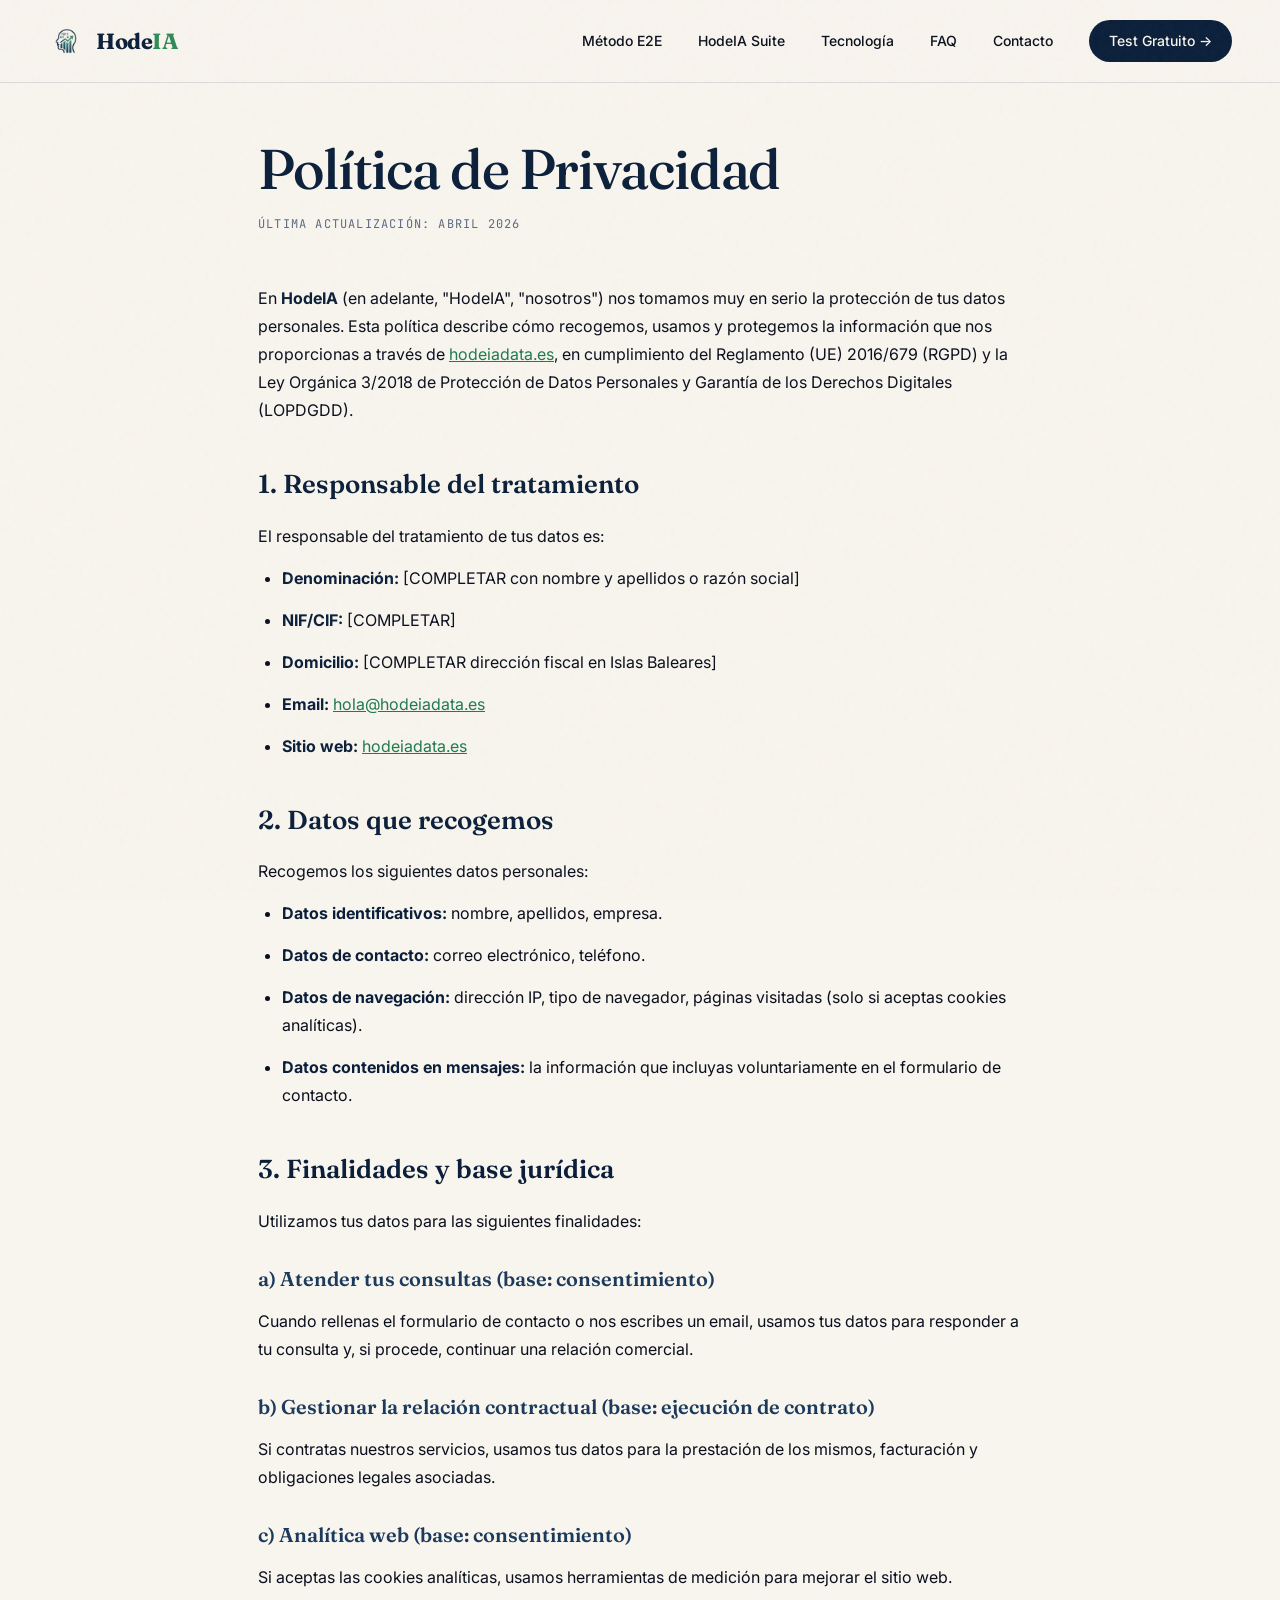
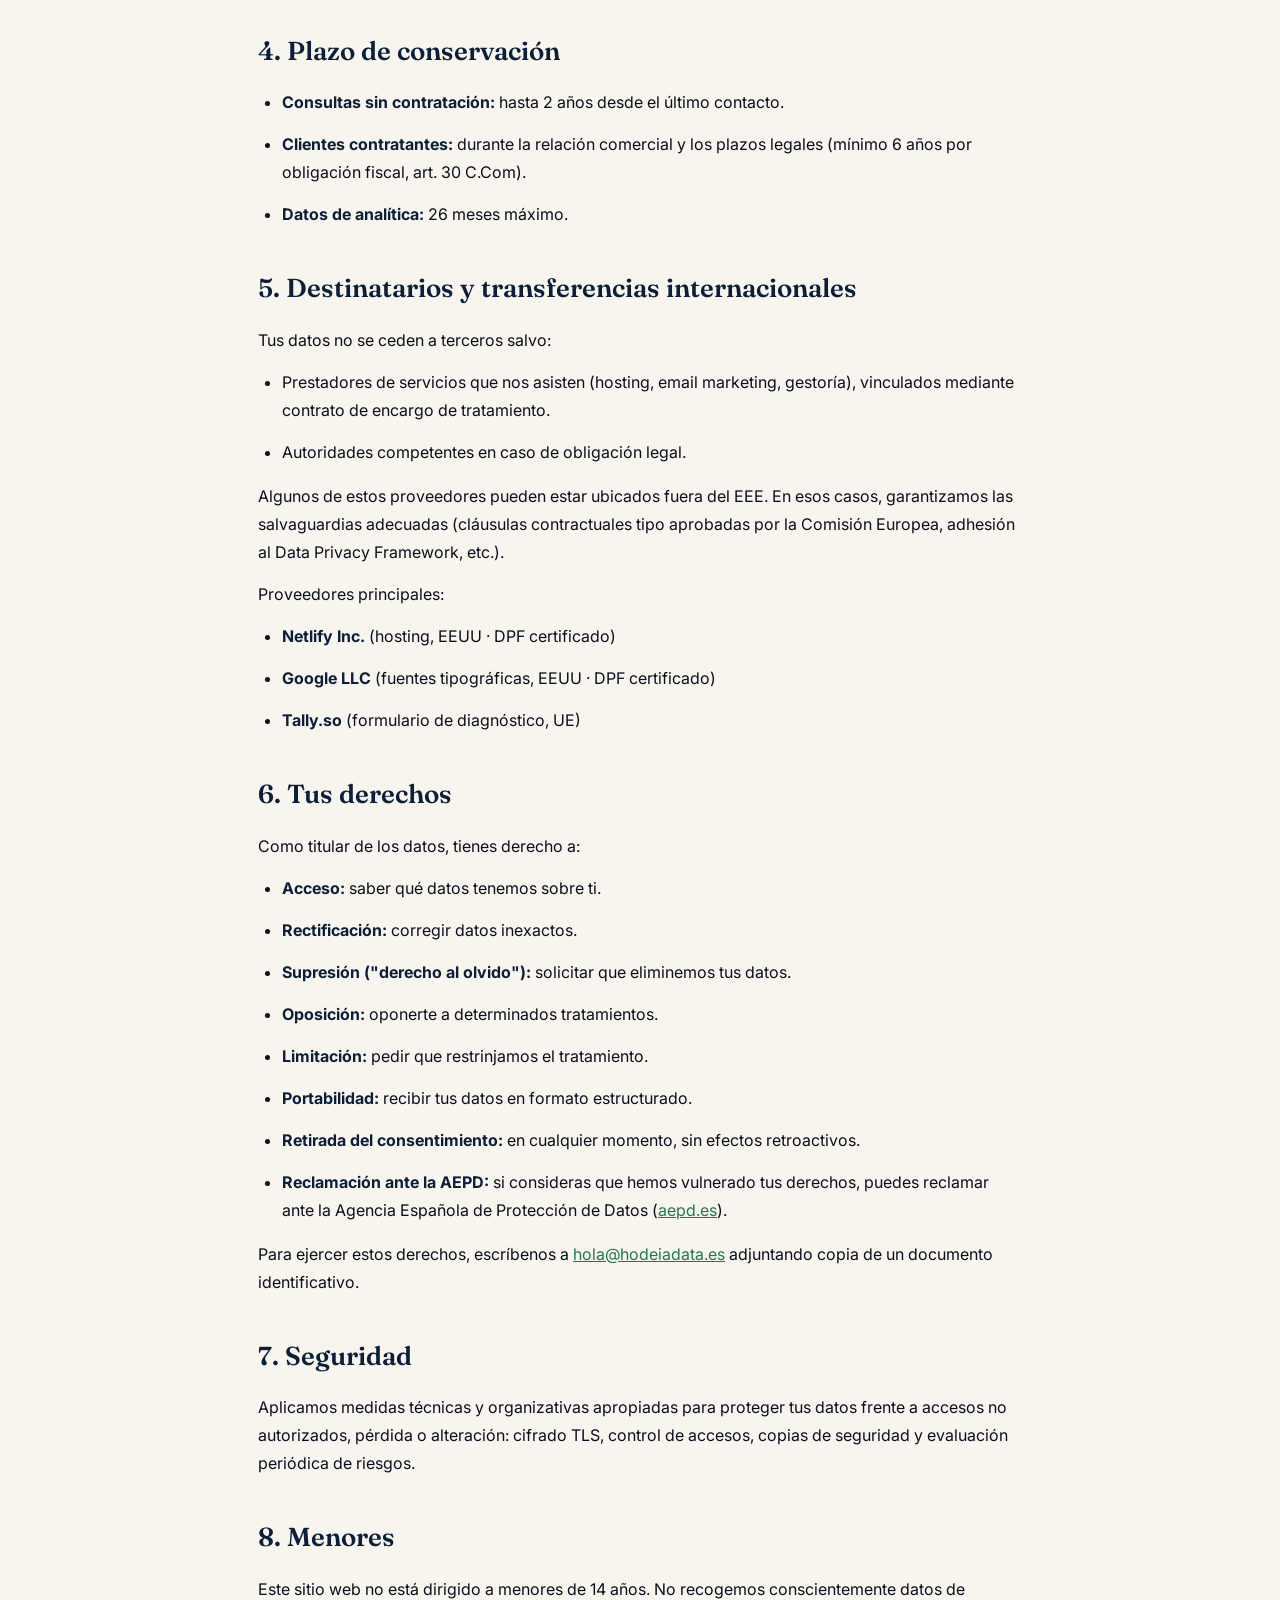
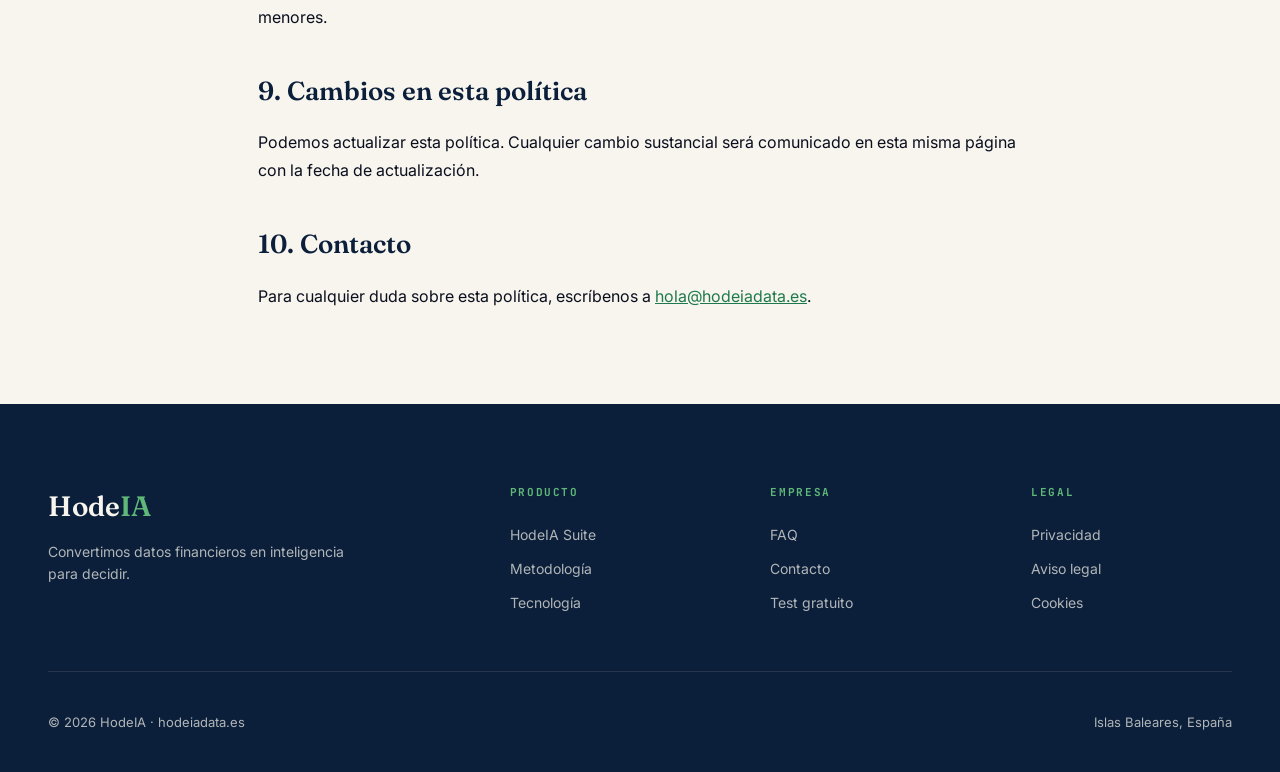
<file: privacidad.html>
<!DOCTYPE html>
<html lang="es">
<head>
<meta charset="UTF-8" />
<meta name="viewport" content="width=device-width, initial-scale=1.0" />
<title>Política de Privacidad — HodeIA</title>
<meta name="robots" content="index, follow" />
<link rel="canonical" href="https://hodeiadata.es/privacidad.html" />
<link rel="icon" type="image/png" href="/favicon-64.png" />
<link rel="apple-touch-icon" href="/apple-touch-icon.png" />
<link rel="preconnect" href="https://fonts.googleapis.com">
<link rel="preconnect" href="https://fonts.gstatic.com" crossorigin>
<link href="https://fonts.googleapis.com/css2?family=Fraunces:opsz,wght@9..144,400;9..144,500;9..144,600;9..144,700&family=Inter:wght@300;400;500;600;700&family=JetBrains+Mono:wght@400;500&display=swap" rel="stylesheet">
<link rel="stylesheet" href="/styles.css" />
</head>
<body>

<nav>
  <a href="/" class="logo">
    <span class="logo-mark"></span><span class="logo-text"><span class="hode">Hode</span><span class="ia">IA</span></span>
  </a>
  <div class="nav-links">
    <a href="/#metodo">Método E2E</a>
    <a href="/#suite">HodeIA Suite</a>
    <a href="/#tecnologia">Tecnología</a>
    <a href="/#faq">FAQ</a>
    <a href="/contacto.html">Contacto</a>
    <a href="https://tally.so/r/2EvxGj" class="btn-nav">Test Gratuito →</a>
  </div>
  <button class="menu-toggle" aria-label="Menú" onclick="document.querySelector('.nav-links').classList.toggle('open')">☰</button>
</nav>

<main class="legal-page">
  <h1>Política de Privacidad</h1>
  <div class="updated">Última actualización: Abril 2026</div>

  <p>En <strong>HodeIA</strong> (en adelante, "HodeIA", "nosotros") nos tomamos muy en serio la protección de tus datos personales. Esta política describe cómo recogemos, usamos y protegemos la información que nos proporcionas a través de <a href="https://hodeiadata.es">hodeiadata.es</a>, en cumplimiento del Reglamento (UE) 2016/679 (RGPD) y la Ley Orgánica 3/2018 de Protección de Datos Personales y Garantía de los Derechos Digitales (LOPDGDD).</p>

  <h2>1. Responsable del tratamiento</h2>
  <p>El responsable del tratamiento de tus datos es:</p>
  <ul>
    <li><strong>Denominación:</strong> [COMPLETAR con nombre y apellidos o razón social]</li>
    <li><strong>NIF/CIF:</strong> [COMPLETAR]</li>
    <li><strong>Domicilio:</strong> [COMPLETAR dirección fiscal en Islas Baleares]</li>
    <li><strong>Email:</strong> <a href="mailto:hola@hodeiadata.es">hola@hodeiadata.es</a></li>
    <li><strong>Sitio web:</strong> <a href="https://hodeiadata.es">hodeiadata.es</a></li>
  </ul>

  <h2>2. Datos que recogemos</h2>
  <p>Recogemos los siguientes datos personales:</p>
  <ul>
    <li><strong>Datos identificativos:</strong> nombre, apellidos, empresa.</li>
    <li><strong>Datos de contacto:</strong> correo electrónico, teléfono.</li>
    <li><strong>Datos de navegación:</strong> dirección IP, tipo de navegador, páginas visitadas (solo si aceptas cookies analíticas).</li>
    <li><strong>Datos contenidos en mensajes:</strong> la información que incluyas voluntariamente en el formulario de contacto.</li>
  </ul>

  <h2>3. Finalidades y base jurídica</h2>
  <p>Utilizamos tus datos para las siguientes finalidades:</p>

  <h3>a) Atender tus consultas (base: consentimiento)</h3>
  <p>Cuando rellenas el formulario de contacto o nos escribes un email, usamos tus datos para responder a tu consulta y, si procede, continuar una relación comercial.</p>

  <h3>b) Gestionar la relación contractual (base: ejecución de contrato)</h3>
  <p>Si contratas nuestros servicios, usamos tus datos para la prestación de los mismos, facturación y obligaciones legales asociadas.</p>

  <h3>c) Analítica web (base: consentimiento)</h3>
  <p>Si aceptas las cookies analíticas, usamos herramientas de medición para mejorar el sitio web.</p>

  <h2>4. Plazo de conservación</h2>
  <ul>
    <li><strong>Consultas sin contratación:</strong> hasta 2 años desde el último contacto.</li>
    <li><strong>Clientes contratantes:</strong> durante la relación comercial y los plazos legales (mínimo 6 años por obligación fiscal, art. 30 C.Com).</li>
    <li><strong>Datos de analítica:</strong> 26 meses máximo.</li>
  </ul>

  <h2>5. Destinatarios y transferencias internacionales</h2>
  <p>Tus datos no se ceden a terceros salvo:</p>
  <ul>
    <li>Prestadores de servicios que nos asisten (hosting, email marketing, gestoría), vinculados mediante contrato de encargo de tratamiento.</li>
    <li>Autoridades competentes en caso de obligación legal.</li>
  </ul>
  <p>Algunos de estos proveedores pueden estar ubicados fuera del EEE. En esos casos, garantizamos las salvaguardias adecuadas (cláusulas contractuales tipo aprobadas por la Comisión Europea, adhesión al Data Privacy Framework, etc.).</p>
  <p>Proveedores principales:</p>
  <ul>
    <li><strong>Netlify Inc.</strong> (hosting, EEUU · DPF certificado)</li>
    <li><strong>Google LLC</strong> (fuentes tipográficas, EEUU · DPF certificado)</li>
    <li><strong>Tally.so</strong> (formulario de diagnóstico, UE)</li>
  </ul>

  <h2>6. Tus derechos</h2>
  <p>Como titular de los datos, tienes derecho a:</p>
  <ul>
    <li><strong>Acceso:</strong> saber qué datos tenemos sobre ti.</li>
    <li><strong>Rectificación:</strong> corregir datos inexactos.</li>
    <li><strong>Supresión ("derecho al olvido"):</strong> solicitar que eliminemos tus datos.</li>
    <li><strong>Oposición:</strong> oponerte a determinados tratamientos.</li>
    <li><strong>Limitación:</strong> pedir que restrinjamos el tratamiento.</li>
    <li><strong>Portabilidad:</strong> recibir tus datos en formato estructurado.</li>
    <li><strong>Retirada del consentimiento:</strong> en cualquier momento, sin efectos retroactivos.</li>
    <li><strong>Reclamación ante la AEPD:</strong> si consideras que hemos vulnerado tus derechos, puedes reclamar ante la Agencia Española de Protección de Datos (<a href="https://www.aepd.es">aepd.es</a>).</li>
  </ul>
  <p>Para ejercer estos derechos, escríbenos a <a href="mailto:hola@hodeiadata.es">hola@hodeiadata.es</a> adjuntando copia de un documento identificativo.</p>

  <h2>7. Seguridad</h2>
  <p>Aplicamos medidas técnicas y organizativas apropiadas para proteger tus datos frente a accesos no autorizados, pérdida o alteración: cifrado TLS, control de accesos, copias de seguridad y evaluación periódica de riesgos.</p>

  <h2>8. Menores</h2>
  <p>Este sitio web no está dirigido a menores de 14 años. No recogemos conscientemente datos de menores.</p>

  <h2>9. Cambios en esta política</h2>
  <p>Podemos actualizar esta política. Cualquier cambio sustancial será comunicado en esta misma página con la fecha de actualización.</p>

  <h2>10. Contacto</h2>
  <p>Para cualquier duda sobre esta política, escríbenos a <a href="mailto:hola@hodeiadata.es">hola@hodeiadata.es</a>.</p>
</main>

<footer>
  <div class="footer-grid">
    <div class="footer-brand">
      <h3><span class="hode">Hode</span><span class="ia">IA</span></h3>
      <p>Convertimos datos financieros en inteligencia para decidir.</p>
    </div>
    <div class="footer-col">
      <h5>Producto</h5>
      <a href="/#suite">HodeIA Suite</a>
      <a href="/#metodo">Metodología</a>
      <a href="/#tecnologia">Tecnología</a>
    </div>
    <div class="footer-col">
      <h5>Empresa</h5>
      <a href="/#faq">FAQ</a>
      <a href="/contacto.html">Contacto</a>
      <a href="https://tally.so/r/2EvxGj">Test gratuito</a>
    </div>
    <div class="footer-col">
      <h5>Legal</h5>
      <a href="/privacidad.html">Privacidad</a>
      <a href="/aviso-legal.html">Aviso legal</a>
      <a href="/cookies.html">Cookies</a>
    </div>
  </div>
  <div class="footer-bottom">
    <span>© 2026 HodeIA · hodeiadata.es</span>
    <span>Islas Baleares, España</span>
  </div>
</footer>

</body>
</html>
</file>
<file: styles.css>
:root {
  --navy-900: #0B1F3A;
  --navy-800: #1B3A5C;
  --navy-700: #24507A;
  --green-600: #1E7A4D;
  --green-500: #2E8B57;
  --green-400: #5FB878;
  --green-300: #8FD4A0;
  --cream: #F8F5EE;
  --cream-dark: #EFE9DA;
  --ink: #0A0F1E;
  --muted: #5B6B82;
  --line: rgba(11, 31, 58, 0.12);
  --accent: #D97757;
}
* { margin: 0; padding: 0; box-sizing: border-box; }
html { scroll-behavior: smooth; }
body {
  font-family: 'Inter', sans-serif;
  background: var(--cream);
  color: var(--ink);
  font-size: 16px;
  line-height: 1.6;
  overflow-x: hidden;
}
body::before {
  content: '';
  position: fixed;
  inset: 0;
  pointer-events: none;
  z-index: 9999;
  opacity: 0.035;
  background-image: url("data:image/svg+xml,%3Csvg viewBox='0 0 200 200' xmlns='http://www.w3.org/2000/svg'%3E%3Cfilter id='n'%3E%3CfeTurbulence type='fractalNoise' baseFrequency='0.85' numOctaves='3'/%3E%3C/filter%3E%3Crect width='100%25' height='100%25' filter='url(%23n)'/%3E%3C/svg%3E");
}

/* ===== NAV ===== */
nav {
  position: fixed; top: 0; left: 0; right: 0; z-index: 100;
  padding: 20px 48px;
  display: flex; justify-content: space-between; align-items: center;
  backdrop-filter: blur(14px);
  background: rgba(248, 245, 238, 0.82);
  border-bottom: 1px solid var(--line);
}
.logo {
  font-family: 'Fraunces', serif;
  font-weight: 700;
  font-size: 22px;
  letter-spacing: -0.02em;
  color: var(--navy-900);
  display: flex; align-items: center; gap: 10px;
  text-decoration: none;
}
.logo-mark {
  width: 38px; height: 38px;
  background-image: url('/logo-icon.png');
  background-size: contain;
  background-repeat: no-repeat;
  background-position: center;
  flex-shrink: 0;
}
.logo-text {
  display: inline-flex;
  align-items: baseline;
}
.logo-text .hode { color: var(--navy-900); }
.logo-text .ia { color: var(--green-500); font-weight: 700; letter-spacing: 0.02em; }
.footer-brand h3 .hode { color: var(--cream); }
.footer-brand h3 .ia { color: var(--green-400); }
.nav-links { display: flex; gap: 36px; align-items: center; }
.nav-links a {
  text-decoration: none; color: var(--ink);
  font-size: 14px; font-weight: 500;
  transition: color 0.2s;
}
.nav-links a:hover { color: var(--green-600); }
.btn-nav {
  background: var(--navy-900) !important; color: var(--cream) !important;
  padding: 10px 20px; border-radius: 100px;
  font-size: 13px; font-weight: 600;
  border: none; cursor: pointer;
  transition: transform 0.2s, background 0.2s;
}
.btn-nav:hover { background: var(--green-600) !important; transform: translateY(-1px); }
.menu-toggle {
  display: none;
  background: none; border: none;
  font-size: 24px; cursor: pointer;
  color: var(--navy-900);
}

/* ===== HERO ===== */
.hero {
  min-height: 100vh;
  padding: 140px 48px 80px;
  display: grid; grid-template-columns: 1.2fr 1fr; gap: 60px;
  align-items: center;
  position: relative;
  max-width: 1400px;
  margin: 0 auto;
  overflow: hidden;
}
/* Logo de marca de agua sutil en el hero - lado derecho, detrás de las tarjetas */
.hero::before {
  content: '';
  position: absolute;
  top: 50%;
  right: -8%;
  transform: translateY(-50%);
  width: 65%;
  height: 130%;
  background-image: url('/logo-icon.png');
  background-repeat: no-repeat;
  background-position: center right;
  background-size: contain;
  opacity: 0.08;
  pointer-events: none;
  z-index: 0;
  filter: blur(1px);
}
.hero > * { position: relative; z-index: 1; }
.hero-label {
  font-family: 'JetBrains Mono', monospace;
  font-size: 12px;
  letter-spacing: 0.12em;
  text-transform: uppercase;
  color: var(--green-600);
  margin-bottom: 24px;
  display: flex; align-items: center; gap: 10px;
}
.hero-label::before {
  content: ''; width: 32px; height: 1px; background: var(--green-600);
}
.hero h1 {
  font-family: 'Fraunces', serif;
  font-size: clamp(40px, 6vw, 84px);
  font-weight: 500;
  line-height: 0.98;
  letter-spacing: -0.03em;
  color: var(--navy-900);
  margin-bottom: 32px;
}
.hero h1 em {
  font-style: italic;
  font-weight: 400;
  background: linear-gradient(135deg, var(--green-600), var(--navy-700));
  -webkit-background-clip: text;
  -webkit-text-fill-color: transparent;
  background-clip: text;
}
.hero p.lead {
  font-size: 19px;
  color: var(--muted);
  margin-bottom: 40px;
  max-width: 540px;
  line-height: 1.55;
}
.hero-ctas { display: flex; gap: 16px; flex-wrap: wrap; }
.btn-primary {
  background: var(--navy-900); color: var(--cream);
  padding: 18px 32px; border-radius: 100px;
  font-size: 15px; font-weight: 600;
  text-decoration: none; display: inline-flex; align-items: center; gap: 10px;
  transition: all 0.3s;
  border: 1px solid var(--navy-900);
  cursor: pointer;
}
.btn-primary:hover { background: var(--green-600); border-color: var(--green-600); transform: translateY(-2px); }
.btn-secondary {
  background: transparent; color: var(--navy-900);
  padding: 18px 32px; border-radius: 100px;
  font-size: 15px; font-weight: 600;
  text-decoration: none; display: inline-flex; align-items: center; gap: 10px;
  border: 1px solid var(--navy-900);
  transition: all 0.3s;
}
.btn-secondary:hover { background: var(--navy-900); color: var(--cream); }

.hero-visual {
  position: relative;
  aspect-ratio: 1;
  max-width: 520px;
  justify-self: end;
  width: 100%;
}
.hero-card {
  position: absolute;
  background: white;
  border-radius: 20px;
  padding: 20px;
  box-shadow: 0 30px 60px -20px rgba(11, 31, 58, 0.25);
  font-family: 'JetBrains Mono', monospace;
  font-size: 11px;
}
.card-1 {
  top: 0; left: 0; width: 62%;
  border: 1px solid var(--line);
  animation: float1 6s ease-in-out infinite;
}
.card-2 {
  bottom: 10%; right: 0; width: 55%;
  background: var(--navy-900); color: var(--cream);
  animation: float2 7s ease-in-out infinite;
}
.card-3 {
  top: 40%; left: 25%; width: 50%;
  background: linear-gradient(135deg, var(--green-500), var(--green-600));
  color: white;
  animation: float3 5s ease-in-out infinite;
}
@keyframes float1 { 0%,100% { transform: translateY(0); } 50% { transform: translateY(-12px); } }
@keyframes float2 { 0%,100% { transform: translateY(0); } 50% { transform: translateY(10px); } }
@keyframes float3 { 0%,100% { transform: translate(-50%,-50%) rotate(-3deg); } 50% { transform: translate(-50%,-45%) rotate(-5deg); } }
.card-title { opacity: 0.6; font-size: 10px; margin-bottom: 8px; text-transform: uppercase; letter-spacing: 0.1em; }
.card-value { font-family: 'Fraunces', serif; font-size: 32px; font-weight: 600; line-height: 1; }
.card-sub { font-size: 10px; margin-top: 6px; opacity: 0.7; }
.chart-bars { display: flex; gap: 4px; align-items: flex-end; height: 40px; margin-top: 12px; }
.chart-bars span { flex: 1; background: currentColor; opacity: 0.4; border-radius: 2px; }
.chart-bars span:nth-child(1) { height: 30%; }
.chart-bars span:nth-child(2) { height: 50%; }
.chart-bars span:nth-child(3) { height: 45%; }
.chart-bars span:nth-child(4) { height: 70%; }
.chart-bars span:nth-child(5) { height: 85%; opacity: 1; }
.chart-bars span:nth-child(6) { height: 95%; opacity: 1; }

/* ===== TRUST BAR ===== */
.trust {
  padding: 40px 48px;
  border-top: 1px solid var(--line);
  border-bottom: 1px solid var(--line);
  background: var(--cream-dark);
}
.trust-inner { max-width: 1200px; margin: 0 auto; display: flex; align-items: center; justify-content: space-between; flex-wrap: wrap; gap: 30px; }
.trust-label { font-family: 'JetBrains Mono', monospace; font-size: 11px; text-transform: uppercase; letter-spacing: 0.15em; color: var(--muted); }
.trust-items { display: flex; gap: 40px; flex-wrap: wrap; font-family: 'Fraunces', serif; font-size: 20px; font-weight: 500; color: var(--navy-800); }
.trust-items span { opacity: 0.7; }

/* ===== SECTION BASE ===== */
section { padding: 120px 48px; }
.container { max-width: 1200px; margin: 0 auto; }
.section-label {
  font-family: 'JetBrains Mono', monospace;
  font-size: 12px;
  letter-spacing: 0.12em;
  text-transform: uppercase;
  color: var(--green-600);
  margin-bottom: 20px;
  display: inline-flex; align-items: center; gap: 10px;
}
.section-label::before { content: '→'; }
h2.section-title {
  font-family: 'Fraunces', serif;
  font-size: clamp(32px, 4.5vw, 56px);
  font-weight: 500;
  line-height: 1.05;
  letter-spacing: -0.02em;
  color: var(--navy-900);
  margin-bottom: 28px;
  max-width: 820px;
}
h2.section-title em { font-style: italic; color: var(--green-600); font-weight: 400; }
.section-lead {
  font-size: 19px; color: var(--muted); max-width: 680px; line-height: 1.6;
  margin-bottom: 60px;
}

/* ===== SYMPTOMS ===== */
.symptoms { background: var(--cream); }
.symptoms-grid { display: grid; grid-template-columns: repeat(3, 1fr); gap: 24px; margin-top: 40px; }
.symptom {
  background: white;
  border: 1px solid var(--line);
  border-radius: 20px;
  padding: 36px;
  transition: all 0.3s;
  position: relative;
  overflow: hidden;
}
.symptom:hover { transform: translateY(-6px); border-color: var(--green-500); box-shadow: 0 20px 40px -20px rgba(11, 31, 58, 0.2); }
.symptom-num {
  font-family: 'JetBrains Mono', monospace;
  font-size: 12px; color: var(--muted);
  margin-bottom: 20px;
}
.symptom-icon {
  width: 52px; height: 52px;
  border-radius: 12px;
  background: linear-gradient(135deg, var(--navy-800), var(--green-500));
  display: grid; place-items: center;
  color: white; margin-bottom: 24px;
}
.symptom h3 {
  font-family: 'Fraunces', serif;
  font-size: 24px; font-weight: 600;
  color: var(--navy-900); margin-bottom: 14px;
  line-height: 1.2;
}
.symptom p { color: var(--muted); font-size: 15px; line-height: 1.6; }

/* ===== METHOD E2E ===== */
.method {
  background: var(--navy-900);
  color: var(--cream);
  position: relative;
}
.method .section-label { color: var(--green-400); }
.method h2.section-title { color: var(--cream); }
.method h2.section-title em { color: var(--green-400); }
.method .section-lead { color: rgba(248, 245, 238, 0.7); }
.phases { display: grid; grid-template-columns: repeat(5, 1fr); gap: 16px; margin-top: 60px; }
.phase {
  padding: 28px 20px;
  border: 1px solid rgba(248, 245, 238, 0.12);
  border-radius: 16px;
  background: rgba(255, 255, 255, 0.02);
  transition: all 0.3s;
  cursor: default;
}
.phase:hover { border-color: var(--green-400); background: rgba(95, 184, 120, 0.05); transform: translateY(-4px); }
.phase-num {
  font-family: 'JetBrains Mono', monospace;
  font-size: 11px; color: var(--green-400);
  margin-bottom: 16px; letter-spacing: 0.1em;
}
.phase h4 {
  font-family: 'Fraunces', serif;
  font-size: 20px; font-weight: 600;
  margin-bottom: 12px; line-height: 1.1;
}
.phase p { font-size: 13px; line-height: 1.5; opacity: 0.7; }

/* ===== SUITE ===== */
.suite { background: var(--cream-dark); }
.suite-grid { display: grid; grid-template-columns: repeat(2, 1fr); gap: 24px; margin-top: 40px; }
.product {
  background: white;
  border-radius: 24px;
  padding: 48px;
  border: 1px solid var(--line);
  position: relative;
  overflow: hidden;
  transition: all 0.3s;
}
.product:hover { transform: translateY(-6px); box-shadow: 0 30px 60px -20px rgba(11, 31, 58, 0.2); }
.product::before {
  content: '';
  position: absolute; top: 0; left: 0; right: 0; height: 4px;
  background: linear-gradient(90deg, var(--green-500), var(--navy-700));
}
.product-tag {
  display: inline-block;
  font-family: 'JetBrains Mono', monospace;
  font-size: 11px;
  padding: 5px 12px;
  border-radius: 100px;
  background: var(--cream-dark);
  color: var(--navy-800);
  margin-bottom: 20px;
  letter-spacing: 0.08em;
}
.product h3 {
  font-family: 'Fraunces', serif;
  font-size: 32px; font-weight: 600;
  color: var(--navy-900); margin-bottom: 10px;
  line-height: 1.1;
}
.product .tagline {
  font-family: 'Fraunces', serif;
  font-style: italic;
  color: var(--green-600);
  font-size: 17px;
  margin-bottom: 20px;
}
.product p { color: var(--muted); font-size: 15px; line-height: 1.65; margin-bottom: 20px; }
.product ul { list-style: none; }
.product ul li {
  font-size: 14px; color: var(--ink);
  padding: 6px 0; padding-left: 20px; position: relative;
}
.product ul li::before {
  content: '▸'; position: absolute; left: 0; color: var(--green-500);
  font-size: 12px;
}

/* ===== TECH DIFFERENTIAL ===== */
.tech {
  background: var(--cream);
  position: relative;
}
.tech-grid { display: grid; grid-template-columns: 1fr 1fr; gap: 60px; align-items: center; }
.tech-items { display: flex; flex-direction: column; gap: 16px; }
.tech-item {
  padding: 24px; border: 1px solid var(--line);
  border-radius: 16px; background: white;
  display: flex; gap: 20px; align-items: flex-start;
  transition: all 0.3s;
}
.tech-item:hover { border-color: var(--green-500); transform: translateX(6px); }
.tech-code {
  font-family: 'JetBrains Mono', monospace;
  font-size: 14px;
  background: var(--navy-900);
  color: var(--green-400);
  padding: 8px 12px;
  border-radius: 8px;
  flex-shrink: 0;
  font-weight: 500;
}
.tech-item h4 {
  font-family: 'Fraunces', serif;
  font-size: 20px; color: var(--navy-900);
  margin-bottom: 6px; font-weight: 600;
}
.tech-item p { font-size: 14px; color: var(--muted); line-height: 1.5; }
.tech-quote h3 {
  font-family: 'Fraunces', serif;
  font-size: 32px; color: var(--navy-900);
  margin-bottom: 20px; line-height: 1.1; font-weight: 600;
}
.tech-quote h3 em { color: var(--green-600); font-weight: 400; }
.tech-quote p { color: var(--muted); font-size: 16px; line-height: 1.7; margin-bottom: 20px; }

/* ===== CTA FINAL ===== */
.final-cta {
  background: linear-gradient(135deg, var(--navy-900) 0%, var(--navy-800) 60%, var(--green-600) 100%);
  color: white; text-align: center;
  padding: 140px 48px;
  position: relative; overflow: hidden;
}
.final-cta::before {
  content: ''; position: absolute; inset: 0;
  background-image: radial-gradient(circle at 20% 30%, rgba(95, 184, 120, 0.3), transparent 50%),
                     radial-gradient(circle at 80% 70%, rgba(36, 80, 122, 0.4), transparent 50%);
}
.final-cta .container { position: relative; }
.final-cta .section-label { color: var(--green-300); justify-content: center; }
.final-cta h2 {
  font-family: 'Fraunces', serif;
  font-size: clamp(36px, 5.5vw, 72px);
  font-weight: 500; line-height: 1.05;
  letter-spacing: -0.02em;
  margin-bottom: 24px; max-width: 900px;
  margin-left: auto; margin-right: auto;
  color: white;
}
.final-cta h2 em { font-style: italic; color: var(--green-300); font-weight: 400; }
.final-cta p {
  font-size: 19px; opacity: 0.85; max-width: 580px;
  margin: 0 auto 40px; line-height: 1.6;
}
.final-cta .btn-primary {
  background: var(--cream); color: var(--navy-900);
  border-color: var(--cream);
  font-size: 16px; padding: 20px 36px;
}
.final-cta .btn-primary:hover { background: var(--green-400); border-color: var(--green-400); color: var(--navy-900); }

/* ===== FAQ ===== */
.faq { background: var(--cream); }
.faq-list { margin-top: 40px; }
.faq-item {
  border-bottom: 1px solid var(--line);
  padding: 28px 0;
  cursor: pointer;
}
.faq-item summary {
  font-family: 'Fraunces', serif;
  font-size: 22px; font-weight: 600;
  color: var(--navy-900);
  list-style: none;
  display: flex; justify-content: space-between; align-items: center;
  gap: 20px;
}
.faq-item summary::-webkit-details-marker { display: none; }
.faq-item summary::after {
  content: '+';
  font-size: 28px; color: var(--green-600);
  transition: transform 0.3s;
  font-family: 'Inter', sans-serif;
  font-weight: 300;
}
.faq-item[open] summary::after { transform: rotate(45deg); }
.faq-item p {
  margin-top: 16px;
  color: var(--muted); font-size: 16px;
  line-height: 1.7;
}

/* ===== FOOTER ===== */
footer {
  background: var(--navy-900);
  color: rgba(248, 245, 238, 0.7);
  padding: 80px 48px 40px;
}
.footer-grid {
  max-width: 1200px; margin: 0 auto;
  display: grid; grid-template-columns: 2fr 1fr 1fr 1fr; gap: 60px;
  padding-bottom: 50px;
  border-bottom: 1px solid rgba(248, 245, 238, 0.1);
}
.footer-brand h3 {
  font-family: 'Fraunces', serif;
  font-size: 28px; color: var(--cream);
  margin-bottom: 12px; font-weight: 600;
}
.footer-brand p { font-size: 14px; line-height: 1.6; max-width: 320px; }
.footer-col h5 {
  font-family: 'JetBrains Mono', monospace;
  font-size: 11px; text-transform: uppercase;
  letter-spacing: 0.15em; color: var(--green-400);
  margin-bottom: 16px;
}
.footer-col a {
  display: block; color: rgba(248, 245, 238, 0.7);
  text-decoration: none; font-size: 14px;
  padding: 6px 0; transition: color 0.2s;
}
.footer-col a:hover { color: var(--green-400); }
.footer-bottom {
  max-width: 1200px; margin: 40px auto 0;
  display: flex; justify-content: space-between; align-items: center;
  font-size: 13px; flex-wrap: wrap; gap: 20px;
}
.footer-bottom a { color: inherit; text-decoration: none; transition: color 0.2s; }
.footer-bottom a:hover { color: var(--green-400); }

/* ===== LEGAL PAGES ===== */
.legal-page {
  padding: 140px 48px 80px;
  max-width: 860px;
  margin: 0 auto;
}
.legal-page h1 {
  font-family: 'Fraunces', serif;
  font-size: clamp(36px, 5vw, 56px);
  font-weight: 500;
  color: var(--navy-900);
  margin-bottom: 16px;
  letter-spacing: -0.02em;
  line-height: 1.05;
}
.legal-page .updated {
  font-family: 'JetBrains Mono', monospace;
  font-size: 12px;
  color: var(--muted);
  margin-bottom: 50px;
  text-transform: uppercase;
  letter-spacing: 0.1em;
}
.legal-page h2 {
  font-family: 'Fraunces', serif;
  font-size: 26px;
  color: var(--navy-900);
  margin-top: 40px;
  margin-bottom: 16px;
  font-weight: 600;
}
.legal-page h3 {
  font-family: 'Fraunces', serif;
  font-size: 20px;
  color: var(--navy-800);
  margin-top: 28px;
  margin-bottom: 12px;
  font-weight: 600;
}
.legal-page p, .legal-page li {
  color: var(--ink);
  font-size: 16px;
  line-height: 1.75;
  margin-bottom: 14px;
}
.legal-page ul, .legal-page ol {
  padding-left: 24px;
  margin-bottom: 16px;
}
.legal-page a {
  color: var(--green-600);
  text-decoration: underline;
}
.legal-page strong { color: var(--navy-900); }

/* ===== CONTACT FORM ===== */
.contact-page {
  padding: 140px 48px 80px;
  max-width: 900px;
  margin: 0 auto;
}
.contact-page h1 {
  font-family: 'Fraunces', serif;
  font-size: clamp(36px, 5vw, 56px);
  font-weight: 500;
  color: var(--navy-900);
  margin-bottom: 16px;
  letter-spacing: -0.02em;
}
.contact-page h1 em { font-style: italic; color: var(--green-600); font-weight: 400; }
.contact-page .lead {
  font-size: 19px; color: var(--muted);
  margin-bottom: 50px; max-width: 600px;
}
.contact-form {
  background: white;
  border: 1px solid var(--line);
  border-radius: 20px;
  padding: 40px;
  display: flex; flex-direction: column; gap: 20px;
}
.form-row { display: grid; grid-template-columns: 1fr 1fr; gap: 20px; }
.form-group label {
  display: block;
  font-family: 'JetBrains Mono', monospace;
  font-size: 11px;
  text-transform: uppercase;
  letter-spacing: 0.1em;
  color: var(--navy-800);
  margin-bottom: 8px;
}
.form-group input, .form-group select, .form-group textarea {
  width: 100%;
  padding: 14px 16px;
  border: 1px solid var(--line);
  border-radius: 10px;
  font-family: 'Inter', sans-serif;
  font-size: 15px;
  background: var(--cream);
  color: var(--ink);
  transition: border-color 0.2s;
}
.form-group input:focus, .form-group select:focus, .form-group textarea:focus {
  outline: none;
  border-color: var(--green-500);
}
.form-group textarea { min-height: 140px; resize: vertical; }
.form-checkbox {
  display: flex; gap: 12px; align-items: flex-start;
  font-size: 14px; color: var(--muted); line-height: 1.5;
}
.form-checkbox input { width: auto; margin-top: 3px; }
.form-checkbox a { color: var(--green-600); text-decoration: underline; }
.contact-channels {
  display: grid; grid-template-columns: repeat(3, 1fr);
  gap: 20px; margin-top: 50px;
}
.channel {
  background: var(--cream-dark);
  padding: 24px; border-radius: 16px;
  text-align: center;
}
.channel h4 {
  font-family: 'JetBrains Mono', monospace;
  font-size: 11px; text-transform: uppercase;
  letter-spacing: 0.1em; color: var(--muted);
  margin-bottom: 10px;
}
.channel p {
  font-family: 'Fraunces', serif;
  font-size: 18px; font-weight: 600;
  color: var(--navy-900);
}
.channel a { color: inherit; text-decoration: none; }
.channel a:hover { color: var(--green-600); }

/* ===== COOKIE BANNER ===== */
.cookie-banner {
  position: fixed;
  bottom: 20px; left: 20px; right: 20px;
  max-width: 900px; margin: 0 auto;
  background: var(--navy-900);
  color: var(--cream);
  border-radius: 16px;
  padding: 24px;
  box-shadow: 0 20px 60px rgba(0,0,0,0.3);
  z-index: 10000;
}
.cookie-inner {
  display: flex; align-items: center; gap: 24px;
  flex-wrap: wrap; justify-content: space-between;
}
.cookie-inner p { font-size: 14px; line-height: 1.5; flex: 1; min-width: 260px; margin: 0; }
.cookie-inner a { color: var(--green-400); text-decoration: underline; }
.cookie-btns { display: flex; gap: 10px; }
.btn-cookie-reject, .btn-cookie-accept {
  padding: 10px 20px;
  border-radius: 100px;
  font-size: 13px; font-weight: 600;
  cursor: pointer; border: none;
  font-family: inherit;
}
.btn-cookie-reject {
  background: transparent;
  color: var(--cream);
  border: 1px solid rgba(248, 245, 238, 0.3);
}
.btn-cookie-accept {
  background: var(--green-500);
  color: white;
}
.btn-cookie-accept:hover { background: var(--green-600); }

/* ===== MOBILE ===== */
@media (max-width: 900px) {
  nav { padding: 16px 24px; }
  .menu-toggle { display: block; }
  .nav-links {
    display: none;
    position: absolute; top: 100%; left: 0; right: 0;
    background: var(--cream);
    flex-direction: column; gap: 0;
    padding: 20px;
    border-bottom: 1px solid var(--line);
  }
  .nav-links.open { display: flex; }
  .nav-links a { padding: 12px 0; width: 100%; }
  section, .hero, .final-cta { padding-left: 24px; padding-right: 24px; }
  .hero { grid-template-columns: 1fr; padding-top: 110px; }
  .hero-visual { max-width: 380px; margin: 20px auto 0; justify-self: center; }
  .symptoms-grid, .phases, .suite-grid, .tech-grid, .footer-grid, .form-row, .contact-channels { grid-template-columns: 1fr; }
  .phases { gap: 12px; }
  footer { padding: 60px 24px 30px; }
  .legal-page, .contact-page { padding: 120px 24px 60px; }
  .contact-form { padding: 24px; }
}
</file>
